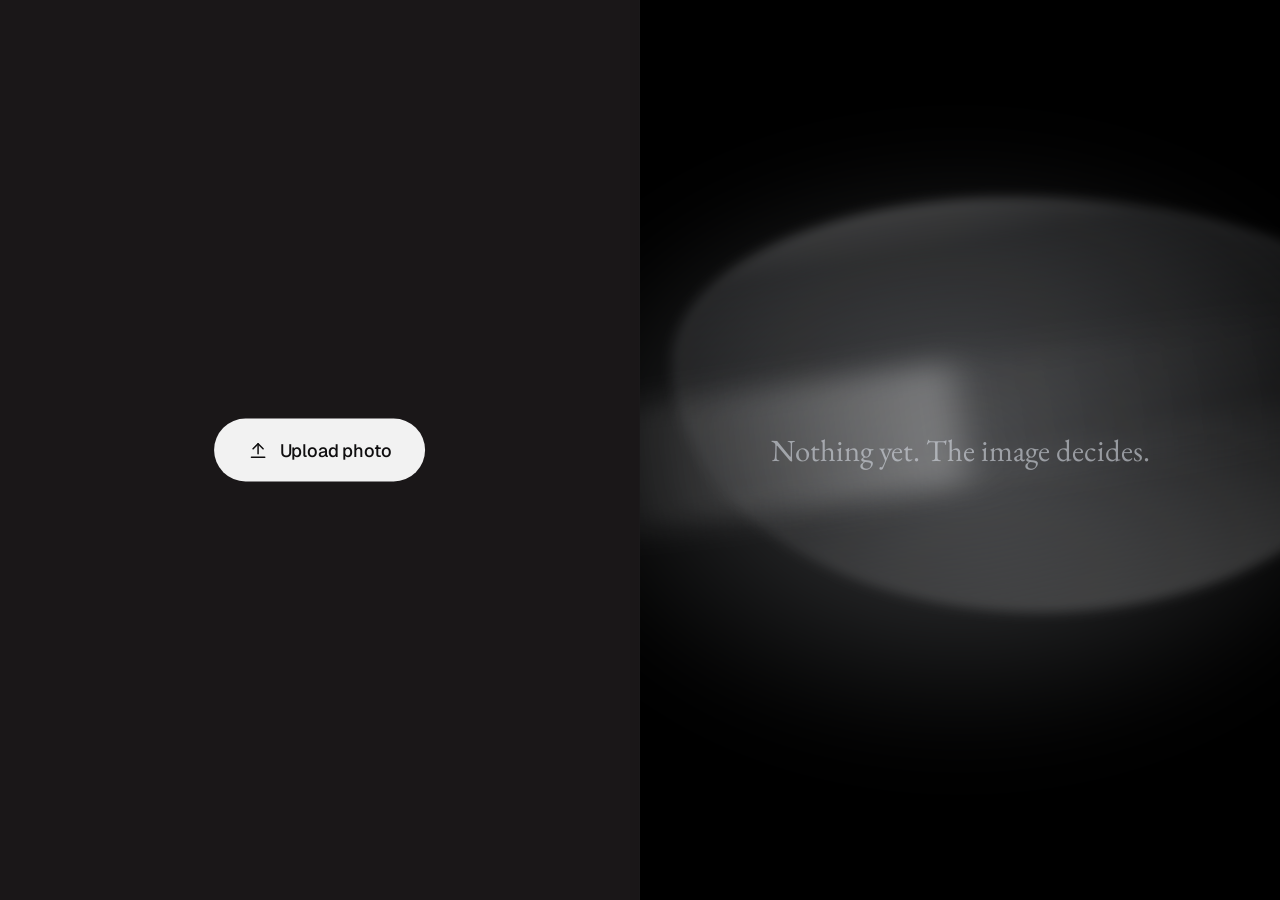
<file: index.html>
<!doctype html>
<html lang="en">
<head>
  <meta charset="utf-8">
  <meta name="viewport" content="width=device-width, initial-scale=1, viewport-fit=cover">
  <title>Color Shift</title>
  <meta name="description" content="Upload a photo, get a pushed design direction for a music app.">
  <meta name="theme-color" content="#0f0e0f">
  <link rel="preconnect" href="https://fonts.googleapis.com">
  <link rel="preconnect" href="https://fonts.gstatic.com" crossorigin>
  <!-- Tool fonts -->
  <link href="https://fonts.googleapis.com/css2?family=Geist:wght@400;500&family=Geist+Mono:wght@400&family=EB+Garamond:wght@400&display=swap" rel="stylesheet">
  <!-- Style fonts (one pair per recipe) -->
  <link href="https://fonts.googleapis.com/css2?family=Cormorant+Garamond:ital,wght@1,300&family=DM+Mono:wght@300&family=IM+Fell+English:ital@0;1&family=IBM+Plex+Mono:wght@300;400&family=Anton&family=Bricolage+Grotesque:wght@700;800&family=Big+Shoulders+Display:wght@900&family=JetBrains+Mono:wght@400&display=swap" rel="stylesheet">
  <link rel="stylesheet" href="app.css">
  <link rel="stylesheet" href="designs.css">
</head>
<body>
  <main class="app">

    <!-- LEFT HALF: the "uploaded" inspiration photo -->
    <section class="source" id="source" aria-label="Inspiration photo">
      <img class="source__photo" id="photo" alt="">

      <a class="source__credit" id="credit" target="_blank" rel="noopener"></a>

      <button class="refresh" id="refresh" type="button" aria-label="Upload again" title="Upload again">
        <svg viewBox="0 0 24 24" width="20" height="20" fill="none" stroke="currentColor"
             stroke-width="1.8" stroke-linecap="round" stroke-linejoin="round" aria-hidden="true">
          <path d="M20 12a8 8 0 1 1-2.34-5.66"/>
          <path d="M20 4v5h-5"/>
        </svg>
      </button>

      <button class="upload" id="upload" type="button">
        <svg viewBox="0 0 24 24" width="20" height="20" fill="none" stroke="currentColor"
             stroke-width="1.8" stroke-linecap="round" stroke-linejoin="round" aria-hidden="true">
          <path d="M12 16V4"/><path d="M6 10l6-6 6 6"/><path d="M4 20h16"/>
        </svg>
        Upload photo
      </button>
    </section>

    <!-- RIGHT HALF: waiting veil → fake reading → the design -->
    <section class="design" id="design" aria-label="Design direction">
      <div class="veil" aria-hidden="true">
        <div class="veil__layer veil__layer--a"></div>
        <div class="veil__layer veil__layer--b"></div>
      </div>

      <p class="waiting" id="waiting">Nothing yet. The image decides.</p>

      <ol class="reading" id="reading" aria-live="polite"></ol>

      <div class="stage" id="stage">
        <div class="screen" id="screen">
          <!-- Filled in by designs.js, using the recipe in data/recipes.js -->
        </div>
      </div>

      <button class="refresh expand" id="expand" type="button" aria-label="Expand design" title="Expand">
        <svg viewBox="0 0 24 24" width="20" height="20" fill="none" stroke="currentColor"
             stroke-width="1.8" stroke-linecap="round" stroke-linejoin="round" aria-hidden="true">
          <path d="M14 4h6v6"/><path d="M20 4l-6 6"/><path d="M10 20H4v-6"/><path d="M4 20l6-6"/>
        </svg>
      </button>

      <!-- Close button for full-screen designs that don't have their own collapse button -->
      <button class="refresh expand-close" id="expandClose" type="button" aria-label="Close full screen" title="Close">
        <svg viewBox="0 0 24 24" width="20" height="20" fill="none" stroke="currentColor"
             stroke-width="1.8" stroke-linecap="round" stroke-linejoin="round" aria-hidden="true">
          <path d="M20 4l-6 6"/><path d="M14 5v5h5"/><path d="M4 20l6-6"/><path d="M5 14h5v5"/>
        </svg>
      </button>

      <footer class="design__bar" id="designBar">
        <span class="design__name" id="styleName"></span>
        <span class="design__words" id="styleWords"></span>
        <span class="design__score" id="score" title="Contrast of text on background (WCAG)"></span>
        <button class="chip" id="copyGuide" type="button">Copy style guide</button>
        <button class="chip" id="copyScreen" type="button">Copy screen</button>
      </footer>
    </section>

    <!-- END STATE: after the 4th photo -->
    <section class="end" id="end" aria-label="End" hidden>
      <div class="veil" aria-hidden="true">
        <div class="veil__layer veil__layer--a"></div>
        <div class="veil__layer veil__layer--b"></div>
      </div>
      <h1 class="end__title">That's the whole playlist.</h1>
      <p class="end__sub">Four photos, four moods. Hit replay?</p>
      <button class="upload end__button" id="restart" type="button">
        <svg viewBox="0 0 24 24" width="20" height="20" fill="none" stroke="currentColor"
             stroke-width="1.8" stroke-linecap="round" stroke-linejoin="round" aria-hidden="true">
          <path d="M4 12a8 8 0 1 0 2.34-5.66"/><path d="M4 4v5h5"/>
        </svg>
        Hit replay
      </button>
    </section>

  </main>

  <script src="data/recipes.js"></script>
  <script src="designs.js"></script>
  <script src="figma.js"></script>
  <script src="app.js"></script>
</body>
</html>
</file>
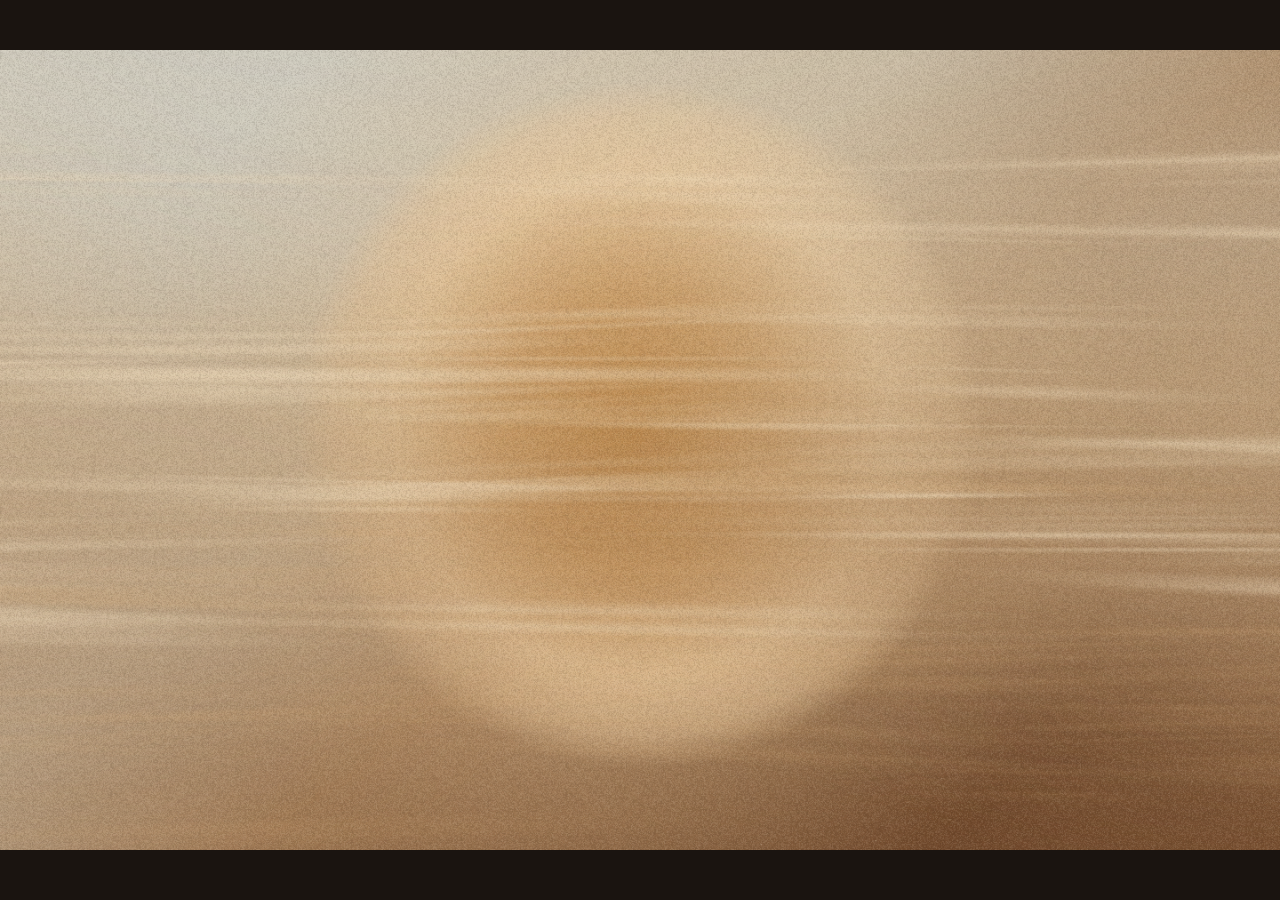
<file: bg-warm-calm-v1.html>
<!doctype html>
<html lang="en">
<head>
<meta charset="utf-8">
<meta name="viewport" content="width=device-width, initial-scale=1">
<title>Warm and Calm · background v1</title>
<style>
  html, body { margin: 0; height: 100%; background: #1a1410; }
  body { display: grid; place-items: center; overflow: hidden; }
  /* The scene is always drawn at 1440×900 and scaled to fit the window */
  canvas { width: min(100vw, 160vh); aspect-ratio: 1440 / 900; display: block; }
</style>
</head>
<body>
<canvas id="scene" width="1440" height="900"></canvas>
<script>
/* Warm and Calm background: a soft sun seen through slowly drifting desert dust.
   Layers, back to front: base gradient → sun → 3 dust layers → 2 sand-streak layers → flying specks → film grain. */

const W = 1440, H = 900;
const canvas = document.getElementById('scene');
const ctx = canvas.getContext('2d');

// Same random numbers every time you load the page, so the look is repeatable
let seed = 7;
const rand = () => (seed = (seed * 16807) % 2147483647) / 2147483647;

function makeCanvas(w, h) {
  const c = document.createElement('canvas');
  c.width = w; c.height = h;
  return c;
}

/* 1. Base gradient: pale sage-grey sky at the top left, warm toffee/rust at the bottom right */
const base = makeCanvas(W, H);
{
  const b = base.getContext('2d');
  const g = b.createLinearGradient(380, 0, 1060, 900);
  g.addColorStop(0.00, '#cfcdc2');
  g.addColorStop(0.35, '#c6bba6');
  g.addColorStop(0.58, '#a4805c');
  g.addColorStop(0.80, '#86603f');
  g.addColorStop(1.00, '#6c4529');
  b.fillStyle = g;
  b.fillRect(0, 0, W, H);
}

/* 2. The sun: same place and size as the "Sun" ellipse in Figma (760px, centered at 721, 422) */
const SUN = { x: 721, y: 422, r: 380 };
function drawSun(t) {
  const breathe = 1 + 0.018 * Math.sin(t / 9000 * Math.PI * 2);    // grows/shrinks ~2% over 9s
  const glow = 0.88 + 0.12 * Math.sin(t / 26000 * Math.PI * 2 + 1); // brightness drifts over 26s
  const r = SUN.r * breathe;

  // soft outer halo (pale sand)
  let g = ctx.createRadialGradient(SUN.x, SUN.y, r * 0.6, SUN.x, SUN.y, r * 1.45);
  g.addColorStop(0, `rgba(232, 199, 155, ${0.40 * glow})`);
  g.addColorStop(1, 'rgba(232, 199, 155, 0)');
  ctx.fillStyle = g;
  ctx.fillRect(SUN.x - r * 1.5, SUN.y - r * 1.5, r * 3, r * 3);

  // the disc: deep ochre center (#B87427) → pale sand edge (#E8C79B), feathered
  g = ctx.createRadialGradient(SUN.x, SUN.y, 0, SUN.x, SUN.y, r);
  g.addColorStop(0.00, `rgba(184, 116, 39, ${glow})`);
  g.addColorStop(0.40, `rgba(205, 152, 90, ${glow})`);
  g.addColorStop(0.72, `rgba(232, 199, 155, ${0.95 * glow})`);
  g.addColorStop(0.90, `rgba(232, 199, 155, ${0.55 * glow})`);
  g.addColorStop(1.00, 'rgba(232, 199, 155, 0)');
  ctx.fillStyle = g;
  ctx.beginPath();
  ctx.arc(SUN.x, SUN.y, r, 0, Math.PI * 2);
  ctx.fill();
}

/* 3. Dust layers: wide, soft, stretched clouds that loop seamlessly sideways.
   Each layer is painted once into its own picture, then slid across the screen. */
const TILE = 2160; // 1.5× screen width, so the pattern repeats rarely
function makeDust({ count, rMin, rMax, stretch, yMin, yMax, color, alpha }) {
  const c = makeCanvas(TILE, H);
  const d = c.getContext('2d');
  for (let i = 0; i < count; i++) {
    const x = rand() * TILE;
    const y = yMin + rand() * (yMax - yMin);
    const r = rMin + rand() * (rMax - rMin);
    const a = alpha * (0.5 + rand() * 0.5);
    // draw the cloud at x and wrapped copies, so the left and right edges meet without a seam
    for (const ox of [-TILE, 0, TILE]) {
      d.setTransform(stretch, 0, 0, 1, x + ox, y);
      const g = d.createRadialGradient(0, 0, 0, 0, 0, r);
      g.addColorStop(0, `rgba(${color}, ${a})`);
      g.addColorStop(0.5, `rgba(${color}, ${a * 0.55})`);
      g.addColorStop(1, `rgba(${color}, 0)`);
      d.fillStyle = g;
      d.beginPath();
      d.arc(0, 0, r, 0, Math.PI * 2);
      d.fill();
    }
  }
  d.setTransform(1, 0, 0, 1, 0, 0);
  return c;
}

const dustLayers = [
  // far: big pale haze high in the sky, moves slowest
  { img: makeDust({ count: 14, rMin: 220, rMax: 420, stretch: 2.6, yMin: 80,  yMax: 620, color: '214, 196, 168', alpha: 0.30 }),
    secondsPerLoop: 140, pulse: 31000, phase: 0.0, strength: 1.0 },
  // middle: ochre dust passing over the sun
  { img: makeDust({ count: 12, rMin: 160, rMax: 340, stretch: 3.0, yMin: 220, yMax: 760, color: '190, 152, 108', alpha: 0.34 }),
    secondsPerLoop: 85,  pulse: 23000, phase: 2.1, strength: 1.0 },
  // near: darker sand low to the ground, moves fastest
  { img: makeDust({ count: 10, rMin: 140, rMax: 300, stretch: 3.4, yMin: 520, yMax: 960, color: '150, 104, 66',  alpha: 0.36 }),
    secondsPerLoop: 55,  pulse: 17000, phase: 4.0, strength: 1.0 },
];

function drawDust(t) {
  for (const L of dustLayers) {
    const x = -((t / 1000 / L.secondsPerLoop) * TILE % TILE); // the wind blows right to left
    // thickness swells and thins slowly, so the sun gets veiled and revealed
    ctx.globalAlpha = 0.55 + 0.45 * (0.5 + 0.5 * Math.sin(t / L.pulse * Math.PI * 2 + L.phase));
    ctx.drawImage(L.img, x, 0);
    ctx.drawImage(L.img, x + TILE, 0);
  }
  ctx.globalAlpha = 1;
}

/* 3b. Blowing sand streaks: long, thin, wispy strands sweeping sideways,
   like sand blown off a dune crest. Each streak is a bundle of a few thin strands. */
function makeStreaks({ count, yMin, yMax, color, alpha }) {
  const c = makeCanvas(TILE, H);
  const d = c.getContext('2d');
  for (let i = 0; i < count; i++) {
    const x = rand() * TILE;
    const y = yMin + rand() * (yMax - yMin);
    const length = 260 + rand() * 520;           // how long the streak is
    const tilt = (rand() - 0.5) * 0.09;          // a slight slope, a few degrees
    const strands = 3 + Math.floor(rand() * 4);
    for (let s = 0; s < strands; s++) {
      const sy = y + (rand() - 0.5) * 34;        // strands spread a little up and down
      const sx = x + (rand() - 0.5) * length * 0.5;
      const thick = 3 + rand() * 9;
      const a = alpha * (0.4 + rand() * 0.6);
      const len = length * (0.5 + rand() * 0.5);
      const stretch = len / thick;
      for (const ox of [-TILE, 0, TILE]) {
        d.setTransform(stretch * Math.cos(tilt), stretch * Math.sin(tilt), -Math.sin(tilt), Math.cos(tilt), sx + ox, sy);
        const g = d.createRadialGradient(0, 0, 0, 0, 0, thick);
        g.addColorStop(0, `rgba(${color}, ${a})`);
        g.addColorStop(0.6, `rgba(${color}, ${a * 0.35})`);
        g.addColorStop(1, `rgba(${color}, 0)`);
        d.fillStyle = g;
        d.beginPath();
        d.arc(0, 0, thick, 0, Math.PI * 2);
        d.fill();
      }
    }
  }
  d.setTransform(1, 0, 0, 1, 0, 0);
  return c;
}

const streakLayers = [
  // pale streaks drifting across the middle, over the sun
  { img: makeStreaks({ count: 34, yMin: 120, yMax: 700, color: '238, 218, 186', alpha: 0.32 }),
    secondsPerLoop: 32, pulse: 13000, phase: 0.6 },
  // warmer, faster streaks lower down, closer to the ground
  { img: makeStreaks({ count: 30, yMin: 480, yMax: 880, color: '214, 170, 116', alpha: 0.30 }),
    secondsPerLoop: 21, pulse: 9500, phase: 2.4 },
];

function drawStreaks(t) {
  for (const L of streakLayers) {
    const x = -((t / 1000 / L.secondsPerLoop) * TILE % TILE);
    // gusts: the streaks fade in and out slowly
    ctx.globalAlpha = 0.35 + 0.65 * (0.5 + 0.5 * Math.sin(t / L.pulse * Math.PI * 2 + L.phase));
    ctx.drawImage(L.img, x, 0);
    ctx.drawImage(L.img, x + TILE, 0);
  }
  ctx.globalAlpha = 1;
}

/* 4. Flying specks: a sparse layer of tiny light sand particles drifting with the wind */
const specks = makeCanvas(TILE, H);
{
  const s = specks.getContext('2d');
  for (let i = 0; i < 900; i++) {
    const v = 200 + rand() * 55;
    s.fillStyle = `rgba(${v}, ${v - 18}, ${v - 45}, ${0.10 + rand() * 0.25})`;
    s.fillRect(rand() * TILE, rand() * H, 1 + rand() * 1.5, 1);
  }
}
function drawSpecks(t) {
  const x = -((t / 1000 / 40) * TILE % TILE);
  ctx.drawImage(specks, x, 0);
  ctx.drawImage(specks, x + TILE, 0);
}

/* 5. Film grain: one random-noise picture that slides slowly sideways with the wind (no flicker) */
const GRAIN = 512;
const grain = makeCanvas(GRAIN, GRAIN);
{
  const g = grain.getContext('2d');
  const img = g.createImageData(GRAIN, GRAIN);
  // each pixel is either a light or a dark speck, mostly see-through (no blend mode needed)
  for (let i = 0; i < img.data.length; i += 4) {
    const light = Math.random() < 0.5;
    img.data[i] = light ? 255 : 40;
    img.data[i + 1] = light ? 246 : 28;
    img.data[i + 2] = light ? 228 : 18;
    img.data[i + 3] = Math.random() * 34;
  }
  g.putImageData(img, 0, 0);
}
const grainPattern = ctx.createPattern(grain, 'repeat');
function drawGrain(t) {
  // 24px per second to the left, with a tiny slow up-and-down sway; whole pixels keep it crisp
  const gx = Math.floor((t / 1000) * 24) % GRAIN;
  const gy = Math.floor(6 * Math.sin(t / 7000));
  ctx.save();
  ctx.translate(-gx, gy);
  ctx.fillStyle = grainPattern;
  ctx.fillRect(gx, -gy, W, H);
  ctx.restore();
}

function frame(t) {
  ctx.drawImage(base, 0, 0);
  drawSun(t);
  drawDust(t);
  drawStreaks(t);
  drawSpecks(t);
  drawGrain(t);
}

// Respect "reduce motion" settings: show one still frame instead of animating
const still = matchMedia('(prefers-reduced-motion: reduce)').matches;
if (still) {
  frame(12000);
} else {
  const loop = (t) => { frame(t); requestAnimationFrame(loop); };
  requestAnimationFrame(loop);
}
</script>
</body>
</html>
</file>
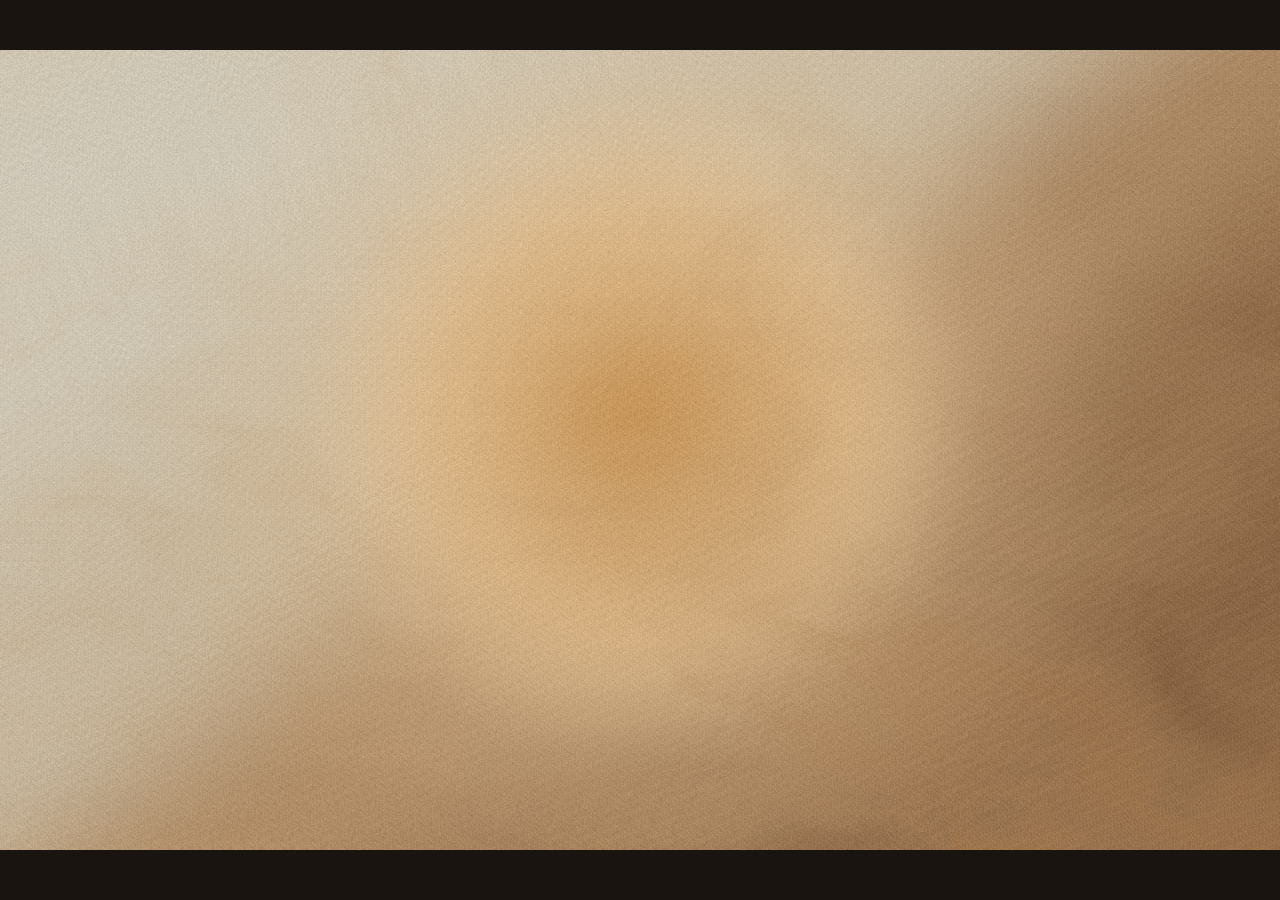
<file: bg-warm-calm-v2.html>
<!doctype html>
<html lang="en">
<head>
<meta charset="utf-8">
<meta name="viewport" content="width=device-width, initial-scale=1">
<title>Warm and Calm · background v2</title>
<style>
  html, body { margin: 0; height: 100%; background: #1a1410; }
  body { display: grid; place-items: center; overflow: hidden; }
  /* The scene is always drawn at 1440×900 and scaled to fit the window */
  canvas { width: min(100vw, 160vh); aspect-ratio: 1440 / 900; display: block; }
</style>
</head>
<body>
<canvas id="scene" width="1440" height="900"></canvas>
<script>
/* ─────────────────────────────────────────────────────────────
   KNOBS: change these numbers to tune the look, then reload.
   ───────────────────────────────────────────────────────────── */
const SAND_DENSITY = 0.55; // 0 = clear air · 0.55 = in between · 0.85 = sun almost disappears
const WIND_SPEED   = 1.95; // 0.5 = half as fast · 2 = twice as fast (started at 1.0)
const GRAIN_AMOUNT = 0.05; // film grain strength (0 = none)

/* Warm and Calm background v2: an ochre sun inside a slow, billowing sandstorm.
   Everything is painted by a small program on the graphics card (a "shader"),
   once per pixel, every frame:
   base gradient → sun → two layers of swirling sand (far haze + nearer clouds) → grain. */

const canvas = document.getElementById('scene');
const gl = canvas.getContext('webgl', { preserveDrawingBuffer: true });

const vertexSrc = `
attribute vec2 pos;
void main() { gl_Position = vec4(pos, 0.0, 1.0); }`;

const fragmentSrc = `
precision highp float;
uniform float uTime;
uniform float uDensity;
uniform float uWind;
uniform float uGrain;
const vec2 RES = vec2(1440.0, 900.0);

/* ── cloudy noise: the building block for the sand ── */
float hash(vec2 p) { return fract(sin(dot(p, vec2(127.1, 311.7))) * 43758.5453); }
float noise(vec2 p) {
  vec2 i = floor(p), f = fract(p);
  vec2 u = f * f * (3.0 - 2.0 * f);
  return mix(mix(hash(i), hash(i + vec2(1, 0)), u.x),
             mix(hash(i + vec2(0, 1)), hash(i + vec2(1, 1)), u.x), u.y);
}
// "fbm": several layers of noise, each finer and fainter, giving a cloud-like texture
float fbm(vec2 p) {
  float v = 0.0, a = 0.5;
  mat2 rot = mat2(0.8, 0.6, -0.6, 0.8);
  for (int i = 0; i < 5; i++) { v += a * noise(p); p = rot * p * 2.03; a *= 0.5; }
  return v;
}
// Swirling sand: the noise is pushed around by more noise ("domain warping").
// Most of the motion is the shapes churning IN PLACE (evolve); only a slow drift moves them left.
float sand(vec2 uv, float t, float drift, float evolve, float swirl) {
  vec2 wind = vec2(t * drift, 0.0);               // slow drift right → left
  float e = t * evolve;                            // churning in place
  vec2 q = vec2(fbm(uv + wind + vec2(0.0, e)),
                fbm(uv + wind + vec2(5.2, 1.3) - vec2(e * 0.8, e)));
  vec2 r = vec2(fbm(uv + swirl * q + vec2(1.7, 9.2) + vec2(e * 1.2, -e * 0.6)),
                fbm(uv + swirl * q + vec2(8.3, 2.8) + vec2(-e, e * 1.1)));
  return fbm(uv + swirl * r + wind);
}

void main() {
  vec2 p = vec2(gl_FragCoord.x, RES.y - gl_FragCoord.y); // pixel position, top-left = 0,0
  float t = uTime * uWind;

  /* 1. Base gradient: sage-grey sky top left → toffee/rust bottom right */
  vec2 a = vec2(380.0, 0.0), b = vec2(1060.0, 900.0);
  float g = clamp(dot(p - a, b - a) / dot(b - a, b - a), 0.0, 1.0);
  vec3 c0 = vec3(207., 205., 194.) / 255.;
  vec3 c1 = vec3(198., 187., 166.) / 255.;
  vec3 c2 = vec3(164., 128.,  92.) / 255.;
  vec3 c3 = vec3(134.,  96.,  63.) / 255.;
  vec3 c4 = vec3(108.,  69.,  41.) / 255.;
  vec3 col = mix(c0, c1, smoothstep(0.00, 0.35, g));
  col = mix(col, c2, smoothstep(0.35, 0.58, g));
  col = mix(col, c3, smoothstep(0.58, 0.80, g));
  col = mix(col, c4, smoothstep(0.80, 1.00, g));

  /* 2. The sun: centered at 721,422, 760px wide. One long, gentle fade from
        deep ochre (#B87427) in the middle to pale sand (#E8C79B) at the rim. */
  float breathe = 1.0 + 0.018 * sin(uTime / 9.0 * 6.2832);
  float glow = 0.9 + 0.1 * sin(uTime / 26.0 * 6.2832 + 1.0);
  float d = length(p - vec2(721.0, 422.0)) / (380.0 * breathe);
  vec3 sunCore = vec3(184., 116., 39.) / 255.;
  vec3 sunRim  = vec3(232., 199., 155.) / 255.;
  vec3 sunCol = mix(sunCore, sunRim, smoothstep(0.0, 1.0, pow(d, 0.85)));
  float sunA = (1.0 - smoothstep(0.55, 1.1, d)) * glow;     // soft, wide edge
  col = mix(col, sunCol, sunA);
  float halo = (1.0 - smoothstep(0.8, 1.6, d)) * 0.25 * glow; // faint light around it
  col = mix(col, sunRim, halo);

  /* 3. Sand. Coordinates are stretched sideways a little: wind pulls clouds into long shapes */
  vec2 uv = p / RES.y * vec2(0.55, 1.0);
  // Both layers drift at about the same on-screen speed (~8px/s), so there's no "car window" depth effect
  float haze   = sand(uv * 1.3,                     t, 0.006, 0.030, 1.6); // far: big, soft
  float clouds = sand(uv * 2.4 + vec2(3.1, 7.7),   t, 0.012, 0.050, 2.4); // near: smaller, curlier

  float low = smoothstep(0.1, 1.0, p.y / RES.y);   // sand is thicker near the ground
  // the pale top-left sky gets a bit more sand, otherwise it looks empty there
  float topLeft = 1.0 - smoothstep(0.0, 0.75, length(p / RES - vec2(0.0, 0.0)));
  float dens = uDensity * (0.45 + 0.55 * low + 0.35 * topLeft) * (0.55 * smoothstep(0.25, 0.8, haze) + 0.75 * smoothstep(0.35, 0.85, clouds));
  // a thin constant veil keeps the sun covered as much as before; away from the sun it's thinner,
  // so some patches of sky stay clear and still
  float nearSun = 1.0 - smoothstep(0.9, 1.5, d);
  dens = clamp(dens + uDensity * mix(0.06, 0.18, nearSun), 0.0, 0.92);

  // sand color: pale and sunlit in thin parts, deeper ochre where it's thick and low
  vec3 sandLight = vec3(222., 199., 160.) / 255.;
  vec3 sandDeep  = vec3(170., 124.,  78.) / 255.;
  vec3 sandCol = mix(sandLight, sandDeep, clamp(0.35 * low + 0.6 * smoothstep(0.4, 0.9, clouds), 0.0, 1.0));
  // where the background is pale, pale sand disappears into it, so tint the sand
  // a little warmer/darker there. The background itself stays exactly the same.
  float bgLight = dot(col, vec3(0.299, 0.587, 0.114));
  sandCol = mix(sandCol, vec3(196., 162., 118.) / 255., smoothstep(0.66, 0.80, bgLight) * 0.6);
  col = mix(col, sandCol, dens);

  /* 4. Flying grains: a few sparse flecks drifting slowly, only where there's sand */
  vec2 fp = floor(vec2(p.x + uTime * uWind * 30.0, p.y + 6.0 * sin(p.x * 0.004 + uTime * 0.3)) / 2.0);
  float fleck = step(0.9992, hash(fp));
  col = mix(col, vec3(240., 225., 195.) / 255., fleck * 0.3 * clamp(dens * 2.0, 0.0, 1.0));

  /* 5. Film grain: completely still, fixed to the screen like paper texture.
        It's the steady anchor for the eye, so the frame never feels like it's moving. */
  col += (hash(floor(p)) - 0.5) * uGrain * 2.0;

  gl_FragColor = vec4(col, 1.0);
}`;

function compile(type, src) {
  const s = gl.createShader(type);
  gl.shaderSource(s, src);
  gl.compileShader(s);
  if (!gl.getShaderParameter(s, gl.COMPILE_STATUS)) console.error(gl.getShaderInfoLog(s));
  return s;
}
const prog = gl.createProgram();
gl.attachShader(prog, compile(gl.VERTEX_SHADER, vertexSrc));
gl.attachShader(prog, compile(gl.FRAGMENT_SHADER, fragmentSrc));
gl.linkProgram(prog);
gl.useProgram(prog);

// one rectangle covering the whole canvas
gl.bindBuffer(gl.ARRAY_BUFFER, gl.createBuffer());
gl.bufferData(gl.ARRAY_BUFFER, new Float32Array([-1, -1, 1, -1, -1, 1, 1, 1]), gl.STATIC_DRAW);
const posLoc = gl.getAttribLocation(prog, 'pos');
gl.enableVertexAttribArray(posLoc);
gl.vertexAttribPointer(posLoc, 2, gl.FLOAT, false, 0, 0);

const uTime = gl.getUniformLocation(prog, 'uTime');
gl.uniform1f(gl.getUniformLocation(prog, 'uDensity'), SAND_DENSITY);
gl.uniform1f(gl.getUniformLocation(prog, 'uWind'), WIND_SPEED);
gl.uniform1f(gl.getUniformLocation(prog, 'uGrain'), GRAIN_AMOUNT);

// start a little way into the animation so the first frame already looks "settled"
const START = 40;
function frame(ms) {
  gl.uniform1f(uTime, START + ms / 1000);
  gl.drawArrays(gl.TRIANGLE_STRIP, 0, 4);
}

// Respect "reduce motion" settings: show one still frame instead of animating
if (matchMedia('(prefers-reduced-motion: reduce)').matches) {
  frame(0);
} else {
  const loop = (ms) => { frame(ms); requestAnimationFrame(loop); };
  requestAnimationFrame(loop);
}
</script>
</body>
</html>
</file>
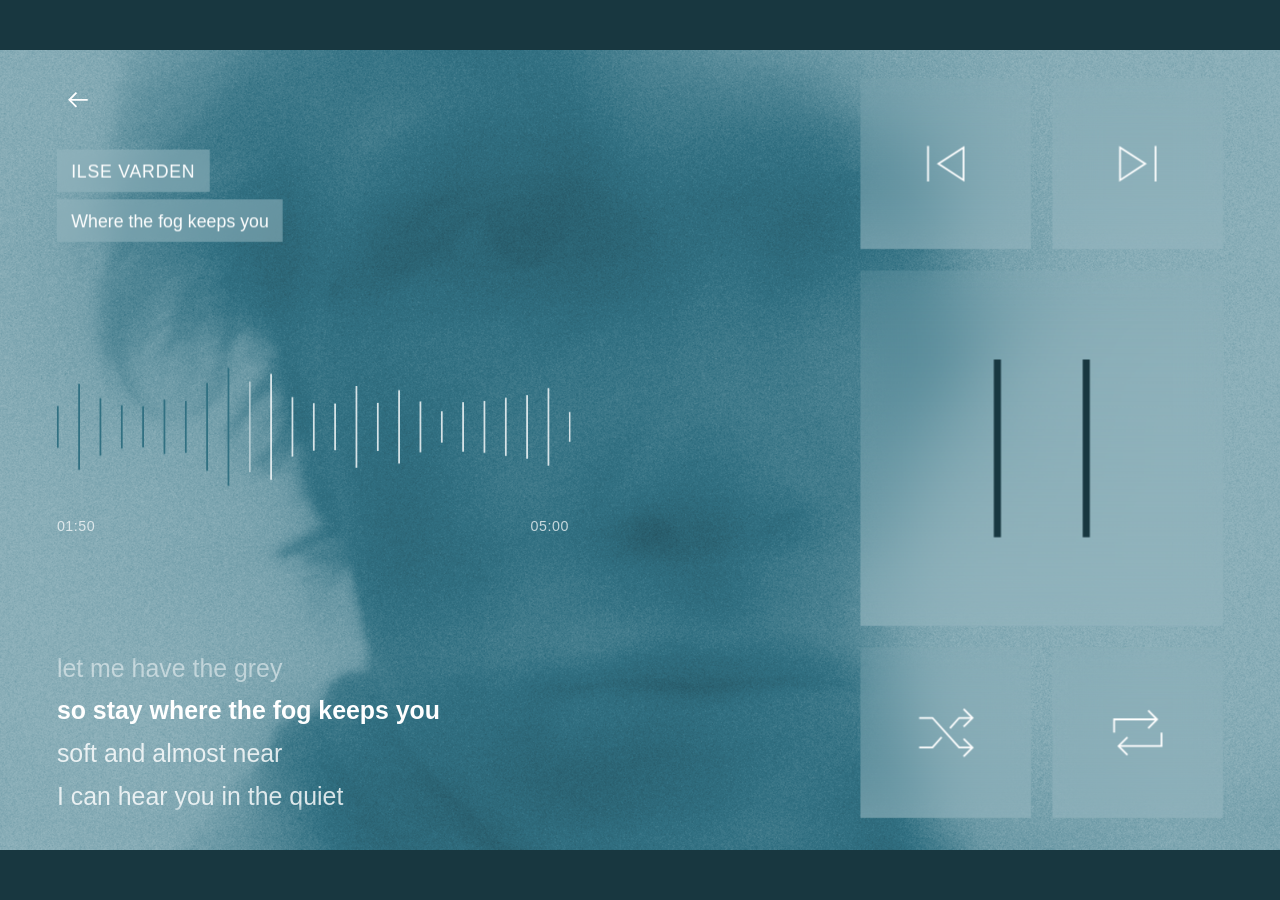
<file: cool-calm-prototype.html>
<!doctype html>
<html lang="en">
<head>
<meta charset="utf-8">
<meta name="viewport" content="width=device-width, initial-scale=1">
<title>Cool and Calm · prototype</title>
<style>
  /* ── Tokens ───────────────────────────────────────────────
     8px grid: every margin, padding and gap is a multiple of 8. */
  :root {
    --space-1: 8px;
    --space-2: 16px;
    --space-3: 24px;
    --space-4: 32px;
    --space-6: 48px;
    --space-8: 64px;

    /* The three colors (Figma: Color 1, 2, 3) */
    --c1: #95b6bf;   /* mist: light */
    --c2: #317082;   /* deep blue-teal: middle */
    --c3: #183740;   /* night: dark */
    --white: #ffffff;
    --white-soft: rgba(255, 255, 255, 0.72);
    --tile: rgba(149, 182, 191, 0.86);   /* Color 1, slightly see-through */
    --tag:  rgba(149, 182, 191, 0.55);

    --sans: 'Helvetica Neue', Helvetica, Arial, sans-serif;
    --stroke: 2px;   /* sharp thin lines for the small icons */
  }

  html, body { margin: 0; height: 100%; background: var(--c3); overflow: hidden; }

  /* The screen is always 1440×900, scaled to fit the window */
  .stage {
    position: absolute; left: 50%; top: 50%;
    width: 1440px; height: 900px;
    transform-origin: 0 0;
    overflow: hidden;
    color: var(--white);
    font-family: var(--sans);
    background: var(--c2);
  }

  /* ── Background: the artist portrait, tinted live with the three colors (tritone) ── */
  .portrait {
    position: absolute; width: 1800px; height: 1800px;   /* zoomed in so the face fills the screen */
    left: -196px; top: -522px;
    filter: url(#tritone);
    user-select: none; pointer-events: none;
  }

  /* ── Icons: thin, sharp lines ── */
  .icon { fill: none; stroke: currentColor; stroke-linecap: butt; stroke-linejoin: miter; }
  .icon path { stroke-width: var(--stroke); vector-effect: non-scaling-stroke; }

  button { all: unset; cursor: pointer; box-sizing: border-box; }
  button:focus-visible { outline: 2px solid var(--white); outline-offset: 4px; }   /* 4px: deliberate half step */

  /* ── Left column: back/collapse, tags, sound line, lyrics ── */
  .left {
    position: absolute; left: var(--space-8); top: var(--space-4);
    width: 840px; height: 832px;    /* 840 = up to 64px before the tiles; 832 = same height as the tiles */
  }

  .top { display: flex; height: 48px; }
  .top button { width: 48px; height: 48px; display: grid; place-items: center; color: var(--white); }
  .top .icon { width: 32px; height: 32px; transition: transform 0.25s cubic-bezier(.2, .8, .2, 1); }
  .top .back:hover .icon, .top .back:focus-visible .icon { transform: translateX(-4px); }

  .tags { margin-top: var(--space-4); display: flex; flex-direction: column; align-items: flex-start; gap: var(--space-1); }
  .tag {
    margin: 0; padding: var(--space-1) var(--space-2);
    font-size: 20px; line-height: 32px; font-weight: 400;
    background: var(--tag);
    -webkit-backdrop-filter: blur(8px); backdrop-filter: blur(8px);
  }
  .tag.artist { text-transform: uppercase; letter-spacing: 0.04em; font-weight: 500; }

  /* Sound line: thin bars that pulse with the music AND show progress.
     Bars already played fade into the fog; the bright line is "now". Click or drag to jump. */
  .sound { position: absolute; left: 0; top: 304px; width: 576px; }   /* roughly centered between tags and lyrics */
  .sound canvas { display: block; width: 576px; height: 176px; cursor: pointer; touch-action: none; }
  .times {
    margin-top: var(--space-2); display: flex; justify-content: space-between;
    font-size: 16px; line-height: 16px; letter-spacing: 0.04em;
    font-variant-numeric: tabular-nums; color: var(--white-soft);
  }

  /* Lyrics: 4 lines visible. The line being sung is always the 2nd one, in bold.
     Each new line moves the whole block up by one line. */
  .lyrics {
    position: absolute; left: 0; bottom: 0; width: 840px; height: 192px;   /* 4 lines × 48px */
    overflow: hidden;
    -webkit-mask-image: linear-gradient(to bottom, transparent 0, #000 16px, #000 176px, transparent 192px);
            mask-image: linear-gradient(to bottom, transparent 0, #000 16px, #000 176px, transparent 192px);
    transition: opacity 0.8s ease;
  }
  .lines { margin: 0; padding: 0; list-style: none; transition: transform 0.6s cubic-bezier(.4, 0, .2, 1); }
  .lines li {
    font-size: 28px; line-height: 48px; font-weight: 300; white-space: nowrap;
    opacity: 0.82; transition: opacity 0.6s ease;
  }
  .lines li.past { opacity: 0.5; }
  .lines li.now  { font-weight: 600; opacity: 1; }
  .paused .lyrics { opacity: 0.6; }

  /* ── Right column: the tile grid ── */
  .tiles {
    position: absolute; right: var(--space-8); top: var(--space-4);
    width: 408px; height: 832px;
    display: grid; gap: var(--space-3);
    grid-template-columns: 192px 192px;
    grid-template-rows: 192px 400px 192px;
    grid-template-areas: "prev next" "play play" "shuffle repeat";
  }
  /* v2: frosted glass with fog settling inside. The face shows softly through;
     the mist is thicker at the bottom of each tile and thins out toward the top. */
  .tile {
    display: grid; place-items: center; color: var(--white);
    background: linear-gradient(to top,
      rgba(149, 182, 191, var(--fog-bottom)) 0%,
      rgba(149, 182, 191, var(--fog-middle)) 55%,
      rgba(149, 182, 191, var(--fog-top)) 100%);
    -webkit-backdrop-filter: blur(var(--glass-blur)); backdrop-filter: blur(var(--glass-blur));
    --fog-bottom: 0.62; --fog-middle: 0.36; --fog-top: 0.18;
  }
  .stage { --glass-blur: 24px; }   /* how blurry the photo looks through the glass */
  .tile .icon { width: 80px; height: 80px; }
  /* Hover: the fog thickens and the icon goes dark. Instant, like Warm and Calm. */
  .tile:hover, .tile:focus-visible { --fog-bottom: 0.92; --fog-middle: 0.8; --fog-top: 0.66; color: var(--c3); }
  /* Shuffle / repeat: the icon always looks the same (it used to be faded when off,
     which made its lines look thinner). When on, a short line appears under it. */
  .tile.toggle { position: relative; }
  .tile.toggle::after {
    content: ''; position: absolute; left: 50%; bottom: var(--space-4);
    width: 24px; height: 2px; margin-left: -12px; background: currentColor;
  }
  .tile.toggle.off::after { display: none; }

  .prev { grid-area: prev; } .next { grid-area: next; }
  .shuffle { grid-area: shuffle; } .repeat { grid-area: repeat; }
  .play { grid-area: play; color: var(--c3); }
  .play .icon { width: 400px; height: 400px; }   /* v3: twice as big, fills more of the tile */
  .play .icon path { stroke-width: 8px; }
  .play:hover { color: var(--c2); }
</style>
</head>
<body>

<!-- Tritone: black → Color 3, mid grey → Color 2, white → Color 1 -->
<svg width="0" height="0" style="position:absolute" aria-hidden="true">
  <filter id="tritone" color-interpolation-filters="sRGB">
    <feColorMatrix type="saturate" values="0"/>
    <feComponentTransfer>
      <feFuncR type="table" tableValues="0.094 0.192 0.584"/>
      <feFuncG type="table" tableValues="0.216 0.439 0.714"/>
      <feFuncB type="table" tableValues="0.251 0.510 0.749"/>
    </feComponentTransfer>
  </filter>
</svg>

<div class="stage" id="stage">
  <!-- Photo: Mason C on Unsplash (unsplash.com/photos/_HAZod2kpcM) -->
  <img class="portrait" src="images/cool-calm-portrait.jpg" alt="">

  <div class="left" id="ui">
    <div class="top">
      <button class="back" aria-label="Back">
        <svg class="icon" viewBox="0 0 24 24"><path d="M20 12H4.5"/><path d="M10.5 6L4.5 12L10.5 18"/></svg>
      </button>
    </div>

    <div class="tags">
      <p class="tag artist">Ilse Varden</p>
      <p class="tag">Where the fog keeps you</p>
    </div>

    <div class="sound">
      <canvas id="wave" aria-label="Song progress, 01:49 of 05:00" role="slider" aria-valuemin="0" aria-valuemax="300" aria-valuenow="109"></canvas>
      <div class="times"><span id="now">01:49</span><span>05:00</span></div>
    </div>

    <div class="lyrics" aria-live="polite"><ul class="lines" id="lines"></ul></div>
  </div>

  <div class="tiles">
    <button class="tile prev" aria-label="Previous song">
      <svg class="icon" viewBox="0 0 24 24"><path d="M18 6.5L9.5 12L18 17.5Z"/><path d="M6 6V18"/></svg>
    </button>
    <button class="tile next" aria-label="Next song">
      <svg class="icon" viewBox="0 0 24 24"><path d="M6 6.5L14.5 12L6 17.5Z"/><path d="M18 6V18"/></svg>
    </button>
    <button class="tile play" id="play" aria-label="Pause">
      <svg class="icon" id="playIcon" viewBox="0 0 24 24"><path d="M9 6V18"/><path d="M15 6V18"/></svg>
    </button>
    <button class="tile toggle off shuffle" id="shuffle" aria-label="Shuffle" aria-pressed="false">
      <svg class="icon" viewBox="0 0 24 24"><path d="M3 7H7.5L16.5 17H21"/><path d="M3 17H7.5L10.6 13.5"/><path d="M13.4 10.5L16.5 7H21"/><path d="M18 4L21 7L18 10"/><path d="M18 14L21 17L18 20"/></svg>
    </button>
    <button class="tile toggle off repeat" id="repeat" aria-label="Repeat" aria-pressed="false">
      <svg class="icon" viewBox="0 0 24 24"><path d="M4 12V7.5H18.5"/><path d="M15.5 4.5L18.5 7.5L15.5 10.5"/><path d="M20 12V16.5H5.5"/><path d="M8.5 13.5L5.5 16.5L8.5 19.5"/></svg>
    </button>
  </div>
</div>

<script>
/* ── Tuning knobs for the sound line ── */
const BAR_GAP      = 24;    // px between bars (576 / 24 = 25 bars)
const BAR_WIDTH    = 2;     // px
const SWELL        = 64;    // how much the bars rise around "now" (px)
const SWELL_WIDTH  = 56;    // how far that rise spreads to each side (px)
const PULSE        = 0.35;  // how much the bars move with the music (0 = still, 1 = wild)
const AHEAD  = [255, 255, 255, 0.8];   // bars still to come: soft white
const PLAYED = [49, 112, 130, 1];      // played bars: Color 2
// Progress is shown by color only: each bar slowly turns from white to Color 2
// while the song passes it (25 bars over 5:00 = about 12 seconds per bar).

/* ── Fit the 1440×900 screen into the window ── */
const stage = document.getElementById('stage');
function fit() {
  const s = Math.min(innerWidth / 1440, innerHeight / 900);
  stage.style.transform = `scale(${s}) translate(-50%, -50%)`;
}
addEventListener('resize', fit); fit();

/* ── The song: plays in real time from 1:49, stops at 5:00 ── */
const SONG_LENGTH = 300;
const START_AT = 109;
const LINE_SECONDS = 3;   // a new lyric line every 3 seconds

/* LYRICS of "Where the Fog Keeps You" by Ilse Varden (made up). */
const CHORUS = [
  'so stay where the fog keeps you',
  'soft and almost near',
  'I can hear you in the quiet',
  "I just can't see you here",
  'stay where the fog keeps you',
  'half a face, half a glow',
  'if the morning never clears',
  'I will never have to know',
];
const LYRICS = [
  'I walked out past the birches',
  'where the morning loses shape',
  'your name was in the white air',
  "like a door I couldn't take",
  'the lake forgot its edges',
  'the road forgot its end',
  "I said I'd wait until it lifted",
  'I am saying it again',
  ...CHORUS,
  'the window holds your outline',
  'the kettle holds the heat',
  'there are footsteps in the frost',
  "that don't belong to my feet",
  'I keep the porch light burning',
  'though it barely finds the ground',
  'everything is listening',
  'nothing makes a sound',
  ...CHORUS,
  'and if it lifts tomorrow',
  'let it lift slow',
  'let me have the grey a little longer',
  'let me have the grey',
  ...CHORUS,                      // at 1:49 the bold line is the chorus opening
  'where the fog keeps you',
  'where the fog keeps you',
  'soft and almost near',
];

/* One list item per 3-second slot of the whole song (the lyrics loop if they run out). */
const linesEl = document.getElementById('lines');
const SLOTS = Math.ceil(SONG_LENGTH / LINE_SECONDS);
const items = [];
for (let k = 0; k < SLOTS; k++) {
  const li = document.createElement('li');
  li.textContent = LYRICS[k % LYRICS.length];
  linesEl.appendChild(li);
  items.push(li);
}
let lineIndex = -1;
function showLine(k, jump) {
  if (k === lineIndex) return;
  const far = Math.abs(k - lineIndex) > 2;
  if (lineIndex >= 0) items[lineIndex].classList.remove('now');
  items.forEach((li, i) => li.classList.toggle('past', i < k));
  items[k].classList.add('now');
  // the current line sits in the 2nd row: shift the list so line k-1 is at the top
  if (far || jump) linesEl.style.transition = 'none';
  linesEl.style.transform = `translateY(${-(k - 1) * 48}px)`;
  if (far || jump) { linesEl.getBoundingClientRect(); linesEl.style.transition = ''; }
  lineIndex = k;
}

let position = START_AT;
const fmt = (s) => `${String(Math.floor(s / 60)).padStart(2, '0')}:${String(Math.floor(s % 60)).padStart(2, '0')}`;
const nowEl = document.getElementById('now');

/* ── Sound line ── */
const wave = document.getElementById('wave');
const W = 576, H = 176;
const dpr = window.devicePixelRatio || 1;
wave.width = (W + BAR_WIDTH) * dpr; wave.height = H * dpr;
wave.style.width = (W + BAR_WIDTH) + 'px';
const ctx = wave.getContext('2d');
ctx.scale(dpr, dpr);
const BARS = Math.floor(W / BAR_GAP) + 1;
// each bar has its own resting height, like the shape of the song
const rest = Array.from({ length: BARS }, (_, i) => 40 + 24 * Math.sin(i * 1.7) ** 2 + 16 * Math.sin(i * 0.45 + 1) ** 2);
let energy = 1;   // 1 while playing, eases to 0 when paused (the line goes quiet)

function drawWave(t) {
  ctx.clearRect(0, 0, W + BAR_WIDTH, H);
  const px = position / SONG_LENGTH * W;
  for (let i = 0; i < BARS; i++) {
    const x = i * BAR_GAP;
    const d = x - px;
    const swell = SWELL * Math.exp(-((d / SWELL_WIDTH) ** 2));
    const wobble = Math.sin(t * 0.0042 + i * 2.1) * 0.6 + Math.sin(t * 0.0067 + i * 0.9) * 0.4;
    const live = rest[i] * (1 + PULSE * wobble) + swell * (0.85 + 0.15 * Math.sin(t * 0.009 + i));
    const quiet = 16;
    const h = quiet + (live - quiet) * energy;
    // how far the song has passed this bar: 0 = not yet, 1 = fully played
    const f = Math.max(0, Math.min(1, (px - (x - BAR_GAP / 2)) / BAR_GAP));
    const c = AHEAD.map((a, k) => a + (PLAYED[k] - a) * f);
    ctx.fillStyle = `rgba(${c[0]},${c[1]},${c[2]},${c[3]})`;
    ctx.fillRect(x, (H - h) / 2, BAR_WIDTH, h);
  }
}

function render(jump) {
  nowEl.textContent = fmt(position);
  wave.setAttribute('aria-valuenow', String(Math.floor(position)));
  wave.setAttribute('aria-label', `Song progress, ${fmt(position)} of 05:00`);
  showLine(Math.min(SLOTS - 1, Math.floor(position / LINE_SECONDS)), jump);
}

let last = null;
function tick(ms) {
  const dt = last === null ? 0 : (ms - last) / 1000;
  last = ms;
  if (playing) {
    position += dt;
    if (position >= SONG_LENGTH) { position = SONG_LENGTH; setPlaying(false); }
    render();
  }
  energy += ((playing ? 1 : 0) - energy) * Math.min(1, dt * 2.5);
  drawWave(ms);
  requestAnimationFrame(tick);
}

/* Click or drag on the sound line to jump */
function seek(e) {
  const r = wave.getBoundingClientRect();
  const f = Math.max(0, Math.min(1, (e.clientX - r.left) / (r.width * W / (W + BAR_WIDTH))));
  position = f * SONG_LENGTH;
  render(true);
}
wave.addEventListener('pointerdown', (e) => { wave.setPointerCapture(e.pointerId); seek(e); });
wave.addEventListener('pointermove', (e) => { if (wave.hasPointerCapture(e.pointerId)) seek(e); });

/* ── Play / pause, shuffle, repeat ── */
const ui = document.getElementById('ui');
const playBtn = document.getElementById('play');
const playIcon = document.getElementById('playIcon');
const PAUSE = '<path d="M9 6V18"/><path d="M15 6V18"/>';
const PLAY  = '<path d="M8.5 5.5L18.5 12L8.5 18.5Z"/>';
let playing = true;
function setPlaying(p) {
  playing = p;
  playIcon.innerHTML = p ? PAUSE : PLAY;
  playBtn.setAttribute('aria-label', p ? 'Pause' : 'Play');
  ui.classList.toggle('paused', !p);
}
function togglePlay() {
  if (!playing && position >= SONG_LENGTH) position = 0;
  setPlaying(!playing);
}
playBtn.addEventListener('click', togglePlay);
addEventListener('keydown', (e) => { if (e.code === 'Space') { e.preventDefault(); togglePlay(); } });
for (const id of ['shuffle', 'repeat']) {
  const b = document.getElementById(id);
  b.addEventListener('click', () => {
    const on = b.classList.toggle('off') === false;
    b.setAttribute('aria-pressed', String(on));
  });
}

/* ── Inside Color Shift: back, collapse and Esc close the full-screen view ── */
function askToCollapse() { if (window.parent !== window) window.parent.postMessage({ colorShift: 'collapse' }, '*'); }
document.querySelector('.top .back').addEventListener('click', askToCollapse);
addEventListener('keydown', (e) => { if (e.key === 'Escape') askToCollapse(); });

render(true);
requestAnimationFrame(tick);
</script>
</body>
</html>
</file>
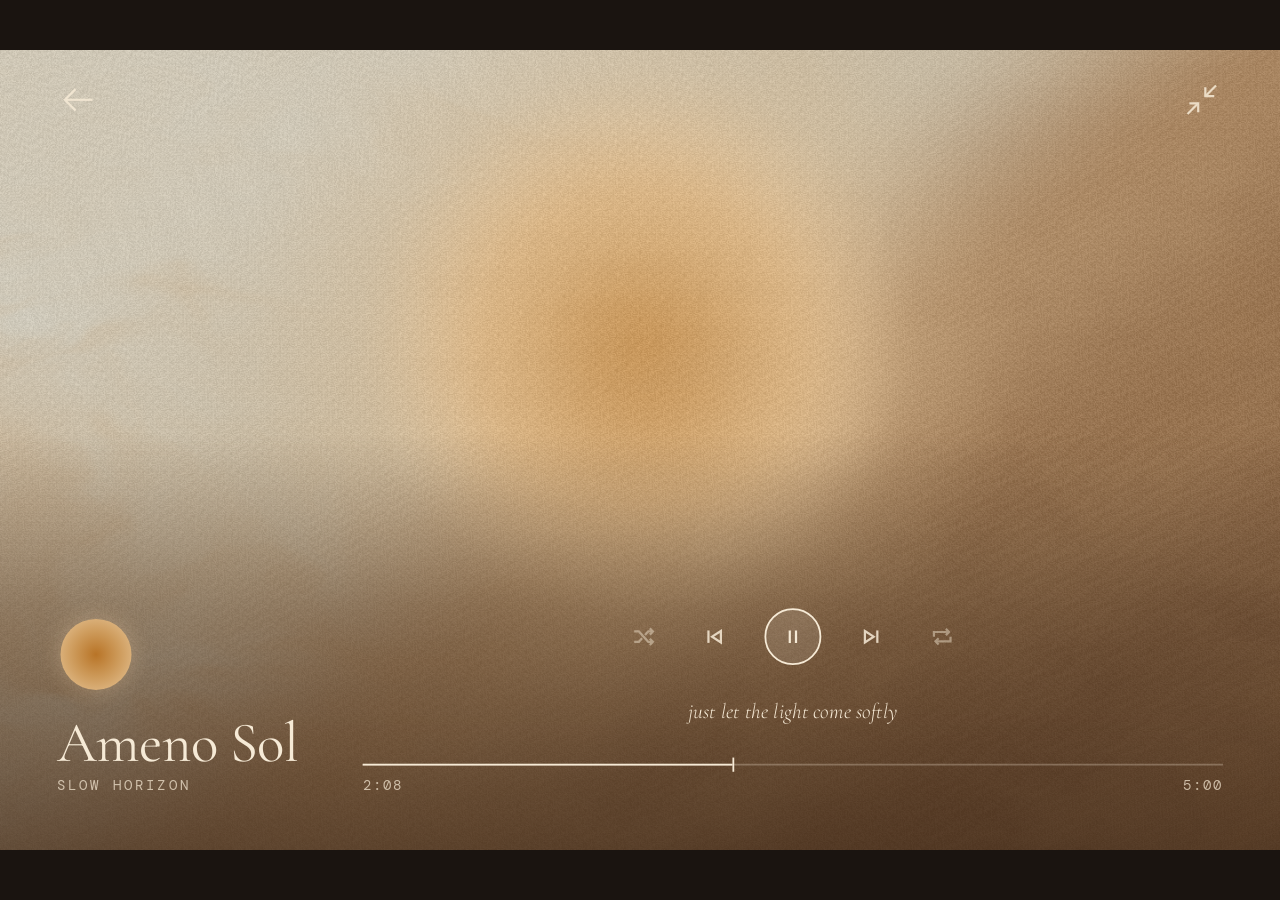
<file: warm-calm-prototype.html>
<!doctype html>
<html lang="en">
<head>
<meta charset="utf-8">
<meta name="viewport" content="width=device-width, initial-scale=1">
<title>Warm and Calm · prototype</title>
<link rel="preconnect" href="https://fonts.googleapis.com">
<link rel="preconnect" href="https://fonts.gstatic.com" crossorigin>
<link href="https://fonts.googleapis.com/css2?family=Cormorant+Garamond:ital,wght@0,400;1,300&family=DM+Mono:wght@300;400&display=swap" rel="stylesheet">
<style>
  /* ── Tokens ───────────────────────────────────────────────
     8px grid: every margin, padding and gap is a multiple of 8. */
  :root {
    --space-1: 8px;
    --space-2: 16px;
    --space-3: 24px;
    --space-4: 32px;
    --space-8: 64px;

    --cream:       #f6ead6;               /* main text and icons */
    --cream-soft:  rgba(246, 234, 214, 0.72); /* secondary text */
    --cream-faint: rgba(246, 234, 214, 0.28); /* progress track */
    --hover:       #b27733;               /* icon hover color */
    --ochre:       #b87427;
    --sand:        #e8c79b;

    --serif: 'Cormorant Garamond', Georgia, serif;
    --mono:  'DM Mono', ui-monospace, monospace;
    --stroke: 2.5px;   /* iteration 1: bolder lines everywhere (was 1.25px) */
  }

  html, body { margin: 0; height: 100%; background: #1a1410; overflow: hidden; }

  /* The screen is always 1440×900, scaled to fit the window */
  .stage {
    position: absolute; left: 50%; top: 50%;
    width: 1440px; height: 900px;
    transform-origin: 0 0;
    overflow: hidden;
    color: var(--cream);
    font-family: var(--mono);
  }
  .stage canvas { position: absolute; inset: 0; width: 1440px; height: 900px; }

  /* A soft dusk shadow rising from the ground, so the text stays readable over the sand */
  .shade {
    position: absolute; inset: 0; pointer-events: none;
    background: linear-gradient(to bottom,
      rgba(52, 32, 18, 0) 48%,
      rgba(52, 32, 18, 0.36) 70%,
      rgba(52, 32, 18, 0.66) 100%);
  }

  /* ── Thin-line icons (same style as the Figma set) ── */
  .icon { width: 28px; height: 28px; fill: none; stroke: currentColor;
          stroke-linecap: butt; stroke-linejoin: miter; }
  .icon path { stroke-width: var(--stroke); vector-effect: non-scaling-stroke; }

  button {
    all: unset; cursor: pointer; display: grid; place-items: center;
    width: 48px; height: 48px; color: var(--cream);
    opacity: 0.86;
  }
  /* Hover (and keyboard focus): icons turn ochre. Opacity stays the same.
     Control buttons change instantly, with no animation. */
  button:hover, button:focus-visible { color: var(--hover); }
  button:focus-visible { outline: 1px solid var(--cream-soft); outline-offset: 2px; border-radius: 50%; }

  /* ── Top corners: back + collapse ── */
  .top {
    position: absolute; top: var(--space-4); left: var(--space-8); right: var(--space-8);
    display: flex; justify-content: space-between;
  }
  .top .icon { width: 48px; height: 48px; }   /* iteration 1: bigger and light */

  /* Corner buttons get a small directional nudge on hover, the usual pattern for
     navigation icons: the motion hints at what the button does.
     Back slides a little to the left; collapse pinches inward. Quick and soft. */
  .top button { transition: color 0.2s ease; }
  .top .icon { transition: transform 0.25s cubic-bezier(.2, .8, .2, 1); }
  .top .back:hover .icon, .top .back:focus-visible .icon { transform: translateX(-4px); }
  .top .collapse:hover .icon, .top .collapse:focus-visible .icon { transform: scale(0.88); }
  @media (prefers-reduced-motion: reduce) {
    .top .icon { transition: none; }
    .top .back:hover .icon, .top .collapse:hover .icon,
    .top .back:focus-visible .icon, .top .collapse:focus-visible .icon { transform: none; }
  }

  /* ── Bottom band: artist on the left, player on the right (Layout 2.1) ── */
  .bottom {
    position: absolute; left: var(--space-8); right: var(--space-8); bottom: var(--space-8);
    display: grid; grid-template-columns: 280px 1fr; column-gap: var(--space-8);
    align-items: end;
  }

  .artist { display: flex; flex-direction: column; }
  /* Artist picture: a tiny sun (iteration 1: no orbit ring, bigger disc) */
  .pic {
    position: relative; width: 88px; height: 88px; margin-bottom: var(--space-3);
  }
  .pic::before {
    content: ''; position: absolute; inset: 4px; border-radius: 50%;  /* 4px: deliberate half step */
    background: radial-gradient(circle at 50% 50%, var(--ochre) 0%, #cd9a5a 45%, var(--sand) 100%);
    box-shadow: 0 0 24px rgba(232, 199, 155, 0.35);
  }
  .name {   /* iteration 1: upright Regular instead of light italic */
    margin: 0; font-family: var(--serif); font-style: normal; font-weight: 400;
    font-size: 64px; line-height: 64px; letter-spacing: -0.01em;
  }
  .song {
    margin: var(--space-1) 0 0; font-size: 16px; line-height: 16px;
    letter-spacing: 0.16em; text-transform: uppercase; color: var(--cream-soft);
  }

  .player { display: flex; flex-direction: column; }

  .controls {
    display: flex; justify-content: center; align-items: center; gap: var(--space-4);
    height: 64px;
  }
  .controls .toggle.off { opacity: 0.45; }
  .play {
    width: 64px; height: 64px; border-radius: 50%;
    border: var(--stroke) solid var(--cream); box-sizing: border-box; opacity: 1;
    background: rgba(255, 255, 255, 0.10);
  }
  .play:hover, .play:focus-visible { border-color: var(--hover); }   /* ring + icon turn ochre, fill stays */

  /* Lyrics window: one line tall. Lines slide up through it: the old line rises and
     fades out at the top, the next one rises in from below. Soft edges via a mask. */
  .lyrics {
    position: relative; margin-top: var(--space-4); height: 40px; overflow: hidden;
    -webkit-mask-image: linear-gradient(to bottom, transparent 0, #000 40%, #000 80%, transparent 100%);
            mask-image: linear-gradient(to bottom, transparent 0, #000 40%, #000 80%, transparent 100%);
    transition: opacity 0.8s ease;
  }
  .lyric {
    position: absolute; left: 0; right: 0; top: 0; margin: 0;
    text-align: center; font-family: var(--serif); font-style: italic; font-weight: 300;
    font-size: 24px; line-height: 40px; color: var(--cream);
    transition: transform 0.54s cubic-bezier(.4, 0, .2, 1), opacity 0.54s ease;
  }
  .lyric.below { transform: translateY(32px); opacity: 0; transition: none; }
  .lyric.above { transform: translateY(-32px); opacity: 0; }
  .paused .lyrics { opacity: 0.5; }

  .progress {
    position: relative; margin-top: var(--space-4); height: 16px;
  }
  .progress .track, .progress .fill {
    position: absolute; left: 0; top: 50%; height: 0;
    border-top: var(--stroke) solid var(--cream-faint);
  }
  .progress .track { right: 0; }
  .progress .fill { width: 36.33%; border-top-color: var(--cream); }  /* 1:49 of 5:00 */
  .progress .head {                                                    /* thin playhead tick */
    position: absolute; left: 36.33%; top: 0; height: 16px;
    border-left: var(--stroke) solid var(--cream);
  }
  .progress .track, .progress .fill { margin-top: -1.25px; }   /* center the 2.5px line */
  .times {
    margin-top: var(--space-1); display: flex; justify-content: space-between;
    font-size: 16px; line-height: 16px; font-variant-numeric: tabular-nums; letter-spacing: 0.08em; color: var(--cream-soft);
  }
</style>
</head>
<body>

<div class="stage" id="stage">
  <canvas id="sand" width="1440" height="900"></canvas>
  <div class="shade"></div>

  <div class="top">
    <button class="back" aria-label="Back">
      <svg class="icon" viewBox="0 0 24 24"><path d="M20 12H4.5"/><path d="M10.5 6L4.5 12L10.5 18"/></svg>
    </button>
    <button class="collapse" aria-label="Collapse">
      <svg class="icon" viewBox="0 0 24 24"><path d="M20 4L14 10"/><path d="M14 5V10H19"/><path d="M4 20L10 14"/><path d="M5 14H10V19"/></svg>
    </button>
  </div>

  <div class="bottom" id="ui">
    <div class="artist">
      <div class="pic" role="img" aria-label="Ameno Sol"></div>
      <h1 class="name">Ameno Sol</h1>
      <p class="song">Slow Horizon</p>
    </div>

    <div class="player">
      <div class="controls">
        <button class="toggle off" id="shuffle" aria-label="Shuffle" aria-pressed="false">
          <svg class="icon" viewBox="0 0 24 24"><path d="M3 7H7.5L16.5 17H21"/><path d="M3 17H7.5L10.6 13.5"/><path d="M13.4 10.5L16.5 7H21"/><path d="M18 4L21 7L18 10"/><path d="M18 14L21 17L18 20"/></svg>
        </button>
        <button aria-label="Previous song">
          <svg class="icon" viewBox="0 0 24 24"><path d="M18 6.5L9.5 12L18 17.5Z"/><path d="M6 6V18"/></svg>
        </button>
        <button class="play" id="play" aria-label="Pause">
          <svg class="icon" id="playIcon" viewBox="0 0 24 24"><path d="M9 6V18"/><path d="M15 6V18"/></svg>
        </button>
        <button aria-label="Next song">
          <svg class="icon" viewBox="0 0 24 24"><path d="M6 6.5L14.5 12L6 17.5Z"/><path d="M18 6V18"/></svg>
        </button>
        <button class="toggle off" id="repeat" aria-label="Repeat" aria-pressed="false">
          <svg class="icon" viewBox="0 0 24 24"><path d="M4 12V7.5H18.5"/><path d="M15.5 4.5L18.5 7.5L15.5 10.5"/><path d="M20 12V16.5H5.5"/><path d="M8.5 13.5L5.5 16.5L8.5 19.5"/></svg>
        </button>
      </div>

      <div class="lyrics" id="lyrics" aria-live="polite"></div>

      <div class="progress" id="progress" aria-label="1:49 of 5:00">
        <div class="track"></div><div class="fill" id="fill"></div><div class="head" id="head"></div>
      </div>
      <div class="times"><span id="now">1:49</span><span>5:00</span></div>
    </div>
  </div>
</div>

<script>
/* ── Fit the 1440×900 screen into the window ── */
const stage = document.getElementById('stage');
function fit() {
  const s = Math.min(innerWidth / 1440, innerHeight / 900);
  stage.style.transform = `scale(${s}) translate(-50%, -50%)`;
}
addEventListener('resize', fit); fit();

/* ── The song: plays in real time from 1:49, stops at 5:00 ── */
const SONG_LENGTH = 300;   // 5:00 in seconds
const START_AT = 109;      // 1:49
const LINE_SECONDS = 2;    // a new lyric line every 2 seconds
// The lyrics loop around when they run out; timed so line 22 starts right at 1:49.

/* LYRICS of "Slow Horizon" by Ameno Sol (made up), one entry per line, in order.
   Line 22 (1:49–1:54) is the one we see first. */
const PRE = [
  "and I don't need the road to end",
  "I don't need to know",
  'just let the light come softly',
  'let the light come slow',
];
const CHORUS = [
  'slow horizon, carry me',
  'where the sky gives way to gold',
  'slow horizon, let it be',
  'the warmest thing I hold',
  'every grain remembers',
  'every step we made',
  'slow horizon, stay with me',
  'until the colors fade',
];
const LYRICS = [
  // verse 1
  'the morning comes in amber',
  'slow across the dunes',
  'you left your coat beside the door',
  'and half a song in tune',
  'I count the ripples in the sand',
  'like pages left unread',
  'the sun hangs low and patient',
  'over everything you said',
  ...PRE,
  ...CHORUS,
  // verse 2
  'the afternoon is breathing',
  'and the wind keeps the shape of where we stood',
  'your voice is in the shimmer',
  'like I always knew it would',
  'the hours drift like feathers',
  'nothing here is lost',
  'just sand that moves in circles',
  'and the warmth of what it cost',
  ...PRE,
  ...CHORUS,
  // bridge
  'if the storm comes rolling in',
  "I'll close my eyes and stay",
  'the sun is still behind it',
  'it never went away',
  'oh, it never went away',
  'it never went away',
  ...CHORUS,
  // outro
  'slow horizon',
  'slow horizon, carry me',
  'where the sky gives way to gold',
  'the amber, oh, the amber',
  'the warm and quiet glow',
  'slow horizon, let it go',
];

let position = START_AT;
const fmt = (s) => `${Math.floor(s / 60)}:${String(Math.floor(s % 60)).padStart(2, '0')}`;
const fillEl = document.getElementById('fill'), headEl = document.getElementById('head');
const nowEl = document.getElementById('now'), progressEl = document.getElementById('progress');
const lyricsEl = document.getElementById('lyrics');
let lineIndex = -1, currentLine = null;

function showLine(i) {
  if (i === lineIndex) return;
  lineIndex = i;
  const next = document.createElement('p');
  next.className = 'lyric below';
  next.textContent = LYRICS[i] || '';
  lyricsEl.appendChild(next);
  if (currentLine) {                       // the old line rises and fades out, then is removed
    const old = currentLine;
    old.classList.add('above');
    setTimeout(() => old.remove(), 800);
  }
  next.getBoundingClientRect();            // let the browser register the start position…
  next.classList.remove('below');          // …then rise in from below
  currentLine = next;
}

function renderProgress() {
  const pct = (position / SONG_LENGTH * 100).toFixed(3) + '%';
  fillEl.style.width = pct;
  headEl.style.left = pct;
  nowEl.textContent = fmt(position);
  progressEl.setAttribute('aria-label', `${fmt(position)} of 5:00`);
  const steps = Math.floor((position - START_AT) / LINE_SECONDS);
  const n = LYRICS.length;
  showLine((((21 + steps) % n) + n) % n);
}

let lastTick = null;
function tick(ms) {
  if (lastTick !== null && playing) {
    position += (ms - lastTick) / 1000;
    if (position >= SONG_LENGTH) { position = SONG_LENGTH; setPlaying(false); }
    renderProgress();
  }
  lastTick = ms;
  requestAnimationFrame(tick);
}

/* ── Play / pause, shuffle, repeat ── */
const ui = document.getElementById('ui');
const playBtn = document.getElementById('play');
const playIcon = document.getElementById('playIcon');
const PAUSE = '<path d="M9 6V18"/><path d="M15 6V18"/>';
const PLAY  = '<path d="M8.5 5.5L18.5 12L8.5 18.5Z"/>';
let playing = true;
function setPlaying(p) {
  playing = p;
  playIcon.innerHTML = p ? PAUSE : PLAY;
  playBtn.setAttribute('aria-label', p ? 'Pause' : 'Play');
  ui.classList.toggle('paused', !p);
}
/* ── Inside Color Shift: back, collapse and Esc close the full-screen view ── */
function askToCollapse() { if (window.parent !== window) window.parent.postMessage({ colorShift: 'collapse' }, '*'); }
document.querySelector('.top .back').addEventListener('click', askToCollapse);
document.querySelector('.top .collapse').addEventListener('click', askToCollapse);
addEventListener('keydown', (e) => { if (e.key === 'Escape') askToCollapse(); });

function togglePlay() {
  if (!playing && position >= SONG_LENGTH) position = 0;   // at the end, play starts the song over
  setPlaying(!playing);
}
playBtn.addEventListener('click', togglePlay);
addEventListener('keydown', (e) => { if (e.code === 'Space') { e.preventDefault(); togglePlay(); } });
renderProgress();
requestAnimationFrame(tick);
for (const id of ['shuffle', 'repeat']) {
  const b = document.getElementById(id);
  b.addEventListener('click', () => {
    const on = b.classList.toggle('off') === false;
    b.setAttribute('aria-pressed', String(on));
  });
}

/* ── Background: background v2 (sandstorm shader), with the sun moved up into the
      illustration area of Layout 2.1. When the music is paused, the wind calms down. ── */
const SAND_DENSITY = 0.55;
const WIND_PLAYING = 1.95;
const WIND_PAUSED  = 0.4;
const GRAIN_AMOUNT = 0.05;

const canvas = document.getElementById('sand');
const gl = canvas.getContext('webgl', { preserveDrawingBuffer: true });

const vertexSrc = `attribute vec2 pos; void main() { gl_Position = vec4(pos, 0.0, 1.0); }`;
const fragmentSrc = `
precision highp float;
uniform float uTime;      // real time (sun breathing)
uniform float uSandTime;  // wind time: runs faster or slower with the wind
uniform float uDensity;
uniform float uGrain;
const vec2 RES = vec2(1440.0, 900.0);
const vec2 SUN = vec2(720.0, 336.0);
const float SUN_R = 304.0;

float hash(vec2 p) { return fract(sin(dot(p, vec2(127.1, 311.7))) * 43758.5453); }
float noise(vec2 p) {
  vec2 i = floor(p), f = fract(p);
  vec2 u = f * f * (3.0 - 2.0 * f);
  return mix(mix(hash(i), hash(i + vec2(1, 0)), u.x), mix(hash(i + vec2(0, 1)), hash(i + vec2(1, 1)), u.x), u.y);
}
float fbm(vec2 p) {
  float v = 0.0, a = 0.5;
  mat2 rot = mat2(0.8, 0.6, -0.6, 0.8);
  for (int i = 0; i < 5; i++) { v += a * noise(p); p = rot * p * 2.03; a *= 0.5; }
  return v;
}
float sand(vec2 uv, float t, float drift, float evolve, float swirl) {
  vec2 wind = vec2(t * drift, 0.0);
  float e = t * evolve;
  vec2 q = vec2(fbm(uv + wind + vec2(0.0, e)), fbm(uv + wind + vec2(5.2, 1.3) - vec2(e * 0.8, e)));
  vec2 r = vec2(fbm(uv + swirl * q + vec2(1.7, 9.2) + vec2(e * 1.2, -e * 0.6)),
                fbm(uv + swirl * q + vec2(8.3, 2.8) + vec2(-e, e * 1.1)));
  return fbm(uv + swirl * r + wind);
}

void main() {
  vec2 p = vec2(gl_FragCoord.x, RES.y - gl_FragCoord.y);
  float t = uSandTime;

  // base gradient
  vec2 a = vec2(380.0, 0.0), b = vec2(1060.0, 900.0);
  float g = clamp(dot(p - a, b - a) / dot(b - a, b - a), 0.0, 1.0);
  vec3 col = mix(vec3(207., 205., 194.) / 255., vec3(198., 187., 166.) / 255., smoothstep(0.00, 0.35, g));
  col = mix(col, vec3(164., 128., 92.) / 255., smoothstep(0.35, 0.58, g));
  col = mix(col, vec3(134., 96., 63.) / 255., smoothstep(0.58, 0.80, g));
  col = mix(col, vec3(108., 69., 41.) / 255., smoothstep(0.80, 1.00, g));

  // sun
  float breathe = 1.0 + 0.018 * sin(uTime / 9.0 * 6.2832);
  float glow = 0.9 + 0.1 * sin(uTime / 26.0 * 6.2832 + 1.0);
  float d = length(p - SUN) / (SUN_R * breathe);
  vec3 sunRim = vec3(232., 199., 155.) / 255.;
  vec3 sunCol = mix(vec3(184., 116., 39.) / 255., sunRim, smoothstep(0.0, 1.0, pow(d, 0.85)));
  col = mix(col, sunCol, (1.0 - smoothstep(0.55, 1.1, d)) * glow);
  col = mix(col, sunRim, (1.0 - smoothstep(0.8, 1.6, d)) * 0.25 * glow);

  // sand
  vec2 uv = p / RES.y * vec2(0.55, 1.0);
  float haze   = sand(uv * 1.3, t, 0.006, 0.030, 1.6);
  float clouds = sand(uv * 2.4 + vec2(3.1, 7.7), t, 0.012, 0.050, 2.4);
  float low = smoothstep(0.1, 1.0, p.y / RES.y);
  float topLeft = 1.0 - smoothstep(0.0, 0.75, length(p / RES));
  float dens = uDensity * (0.45 + 0.55 * low + 0.35 * topLeft) *
               (0.55 * smoothstep(0.25, 0.8, haze) + 0.75 * smoothstep(0.35, 0.85, clouds));
  float nearSun = 1.0 - smoothstep(0.9, 1.5, d);
  dens = clamp(dens + uDensity * mix(0.06, 0.18, nearSun), 0.0, 0.92);
  vec3 sandCol = mix(vec3(222., 199., 160.) / 255., vec3(170., 124., 78.) / 255.,
                     clamp(0.35 * low + 0.6 * smoothstep(0.4, 0.9, clouds), 0.0, 1.0));
  float bgLight = dot(col, vec3(0.299, 0.587, 0.114));
  sandCol = mix(sandCol, vec3(196., 162., 118.) / 255., smoothstep(0.66, 0.80, bgLight) * 0.6);
  col = mix(col, sandCol, dens);

  // flying flecks, only inside sand
  vec2 fp = floor(vec2(p.x + t * 30.0, p.y + 6.0 * sin(p.x * 0.004 + t * 0.3)) / 2.0);
  col = mix(col, vec3(240., 225., 195.) / 255., step(0.9992, hash(fp)) * 0.3 * clamp(dens * 2.0, 0.0, 1.0));

  // still grain
  col += (hash(floor(p)) - 0.5) * uGrain * 2.0;
  gl_FragColor = vec4(col, 1.0);
}`;

function compile(type, src) {
  const s = gl.createShader(type);
  gl.shaderSource(s, src); gl.compileShader(s);
  if (!gl.getShaderParameter(s, gl.COMPILE_STATUS)) console.error(gl.getShaderInfoLog(s));
  return s;
}
const prog = gl.createProgram();
gl.attachShader(prog, compile(gl.VERTEX_SHADER, vertexSrc));
gl.attachShader(prog, compile(gl.FRAGMENT_SHADER, fragmentSrc));
gl.linkProgram(prog); gl.useProgram(prog);
gl.bindBuffer(gl.ARRAY_BUFFER, gl.createBuffer());
gl.bufferData(gl.ARRAY_BUFFER, new Float32Array([-1, -1, 1, -1, -1, 1, 1, 1]), gl.STATIC_DRAW);
const posLoc = gl.getAttribLocation(prog, 'pos');
gl.enableVertexAttribArray(posLoc);
gl.vertexAttribPointer(posLoc, 2, gl.FLOAT, false, 0, 0);
const uTime = gl.getUniformLocation(prog, 'uTime');
const uSandTime = gl.getUniformLocation(prog, 'uSandTime');
gl.uniform1f(gl.getUniformLocation(prog, 'uDensity'), SAND_DENSITY);
gl.uniform1f(gl.getUniformLocation(prog, 'uGrain'), GRAIN_AMOUNT);

// Wind time is added up frame by frame, so changing the wind speed eases smoothly (no jumps)
let sandTime = 40 * WIND_PLAYING, wind = WIND_PLAYING, last = null;
function frame(ms) {
  const dt = last === null ? 0 : Math.min((ms - last) / 1000, 0.1);
  last = ms;
  const target = playing ? WIND_PLAYING : WIND_PAUSED;
  wind += (target - wind) * Math.min(dt * 0.8, 1);   // ease toward the target over a second or two
  sandTime += dt * wind;
  gl.uniform1f(uTime, 40 + ms / 1000);
  gl.uniform1f(uSandTime, sandTime);
  gl.drawArrays(gl.TRIANGLE_STRIP, 0, 4);
}
if (matchMedia('(prefers-reduced-motion: reduce)').matches) {
  frame(0);
} else {
  const loop = (ms) => { frame(ms); requestAnimationFrame(loop); };
  requestAnimationFrame(loop);
}
</script>
</body>
</html>
</file>
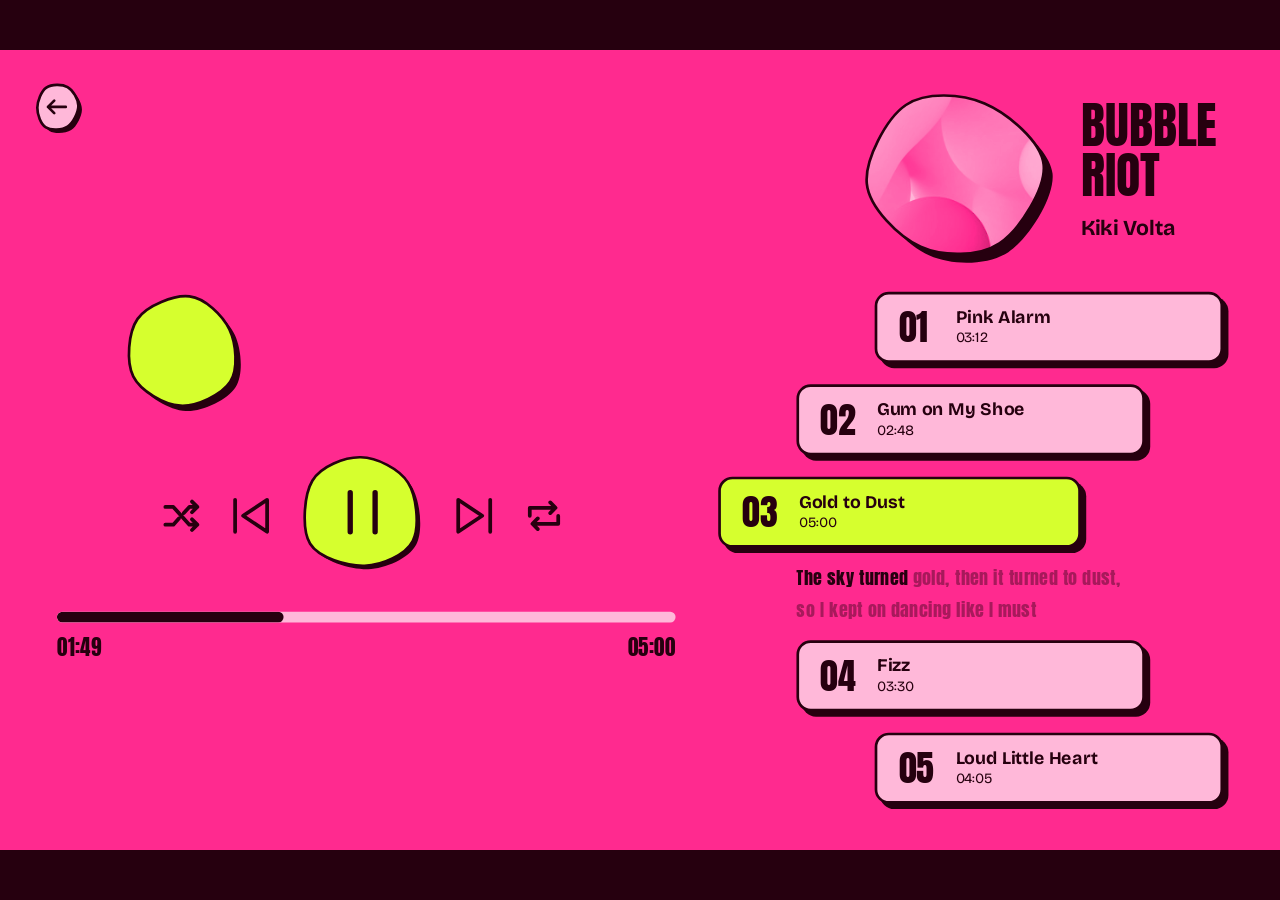
<file: warm-loud-prototype.html>
<!doctype html>
<html lang="en">
<head>
<meta charset="utf-8">
<meta name="viewport" content="width=device-width, initial-scale=1">
<title>Warm and Loud · prototype</title>
<link rel="preconnect" href="https://fonts.googleapis.com">
<link rel="preconnect" href="https://fonts.gstatic.com" crossorigin>
<link href="https://fonts.googleapis.com/css2?family=Anton&family=Bricolage+Grotesque:wght@400;700&display=swap" rel="stylesheet">
<style>
  /* ── Tokens ───────────────────────────────────────────────
     8px grid: every margin, padding and gap is a multiple of 8. */
  :root {
    --space-1: 8px;
    --space-2: 16px;
    --space-3: 24px;
    --space-4: 32px;
    --space-8: 64px;

    /* Colors from the first version of this style */
    --bg: #ff2a8f;        /* hot pink */
    --surface: #ffb8d9;   /* light pink */
    --ink: #26000f;       /* near-black */
    --lime: #d6ff2e;      /* acid accent */

    --edge: 3px;          /* thick dark edge (a line weight, not spacing) */
    --drop: 6px;          /* hard offset "shadow" */
    --radius: 16px;

    --display: 'Anton', Impact, sans-serif;
    --body: 'Bricolage Grotesque', system-ui, sans-serif;
    --pop: cubic-bezier(.34, 1.56, .64, 1);   /* overshoots a little, then settles */
  }

  html, body { margin: 0; height: 100%; background: var(--ink); overflow: hidden; }

  /* The screen is always 1440×900, scaled to fit the window */
  .stage {
    position: absolute; left: 50%; top: 50%;
    width: 1440px; height: 900px;
    transform-origin: 0 0;
    overflow: hidden;
    background: var(--bg);
    color: var(--ink);
    font-family: var(--body);
  }

  button { all: unset; cursor: pointer; box-sizing: border-box; }
  button:focus-visible { outline: 3px solid var(--ink); outline-offset: 4px; }   /* 4px: deliberate half step */

  .icon { fill: none; stroke: var(--ink); stroke-linecap: round; stroke-linejoin: round; }

  /* ── Bubbles popping out of the play button ── */
  .bubbles { position: absolute; inset: 0; pointer-events: none; overflow: visible; }

  /* ── Album: blob cover, name, artist ── */
  .album { position: absolute; left: 944px; top: 24px; width: 256px; height: 240px; overflow: visible; }
  .album-name {
    position: absolute; left: 1216px; top: 56px; width: 160px; margin: 0;
    font: 400 56px/56px var(--display); text-transform: uppercase;
  }
  .artist { position: absolute; left: 1216px; top: 184px; margin: 0; font: 700 24px/32px var(--body); }

  /* ── Track list ── */
  .track {
    position: absolute; width: 392px; height: 80px;
    display: flex; align-items: center; gap: var(--space-2);
    padding: 0 var(--space-3);
    background: var(--surface);
    border: var(--edge) solid var(--ink);
    border-radius: var(--radius);
    box-shadow: var(--drop) var(--drop) 0 var(--ink);
    transition: left .6s var(--pop), top .6s var(--pop), width .3s var(--pop),
                background .2s, transform .15s, box-shadow .15s;
  }
  .track.now { background: var(--lime); width: 408px; }
  .track:hover { transform: translate(-4px, -4px); box-shadow: 10px 10px 0 var(--ink); }
  .track:active { transform: translate(4px, 4px); box-shadow: 2px 2px 0 var(--ink); }
  .track .n { font: 400 40px/48px var(--display); width: 48px; flex: none; }
  .track .t { display: block; font: 700 20px/24px var(--body); }
  .track .len { display: block; font: 400 16px/24px var(--body); }

  /* Two lyric lines under the playing song */
  .lyric16 {
    position: absolute; width: 400px; height: 72px; overflow: hidden;
    transition: left .6s var(--pop), top .6s var(--pop), opacity .3s;
    font: 400 20px/36px var(--display); letter-spacing: .02em;   /* 36px lines: a 4px half step off the 8px grid, on purpose (1.5× the old 24) */
  }
  .lyric16 p { margin: 0; white-space: nowrap; }
  .lyric16 .w { opacity: .4; transition: opacity .12s; }
  .lyric16 .w.sung { opacity: 1; }
  .lyric16 .next { opacity: .4; }

  /* ── Controls ── */
  .ctrl { position: absolute; width: 72px; height: 72px; transition: transform .15s var(--pop); }
  .ctrl svg { width: 100%; height: 100%; overflow: visible; }
  .ctrl .icon { stroke-width: 1.4; }
  .prev { left: 248px; top: 488px; }
  .next { left: 496px; top: 488px; }
  .prev:hover { transform: translateX(-4px); }
  .next:hover { transform: translateX(4px); }
  .ctrl:active { transform: scale(.88); }

  /* Shuffle and repeat: when on, a little lime blob pops in behind the icon */
  .toggle { position: absolute; top: 488px; width: 72px; height: 72px; transition: transform .15s var(--pop); }
  .toggle svg { width: 100%; height: 100%; overflow: visible; }
  .toggle .icon { stroke-width: 2.1; }   /* same 4.2px line as previous/next */
  .shuffle { left: 168px; }
  .repeat { left: 576px; }
  .toggle:hover { transform: rotate(-8deg); }
  .toggle:active { transform: scale(.88); }
  .toggle .on-blob { transform: scale(0); transform-origin: 12px 12px; transition: transform .35s var(--pop); }
  .toggle[aria-pressed="true"] .on-blob { transform: scale(1); }

  .play { position: absolute; left: 312px; top: 424px; width: 192px; height: 192px; border-radius: 50%; }
  .play svg { width: 100%; height: 100%; overflow: visible; }
  .play .hover { transition: transform .2s var(--pop); transform-origin: 0 0; }
  .play:hover .hover { transform: scale(1.06); }
  .play:active .hover { transform: scale(.94); }
  .play .icon { stroke-width: 6; }

  .seek { position: absolute; left: 64px; top: 616px; width: 696px; height: 40px; cursor: pointer; touch-action: none; }
  .seek .track-line { position: absolute; left: 0; right: 0; top: 16px; height: 12px; border-radius: 999px; background: var(--surface); overflow: hidden; }
  .seek .fill { position: absolute; left: 0; top: 0; bottom: 0; background: var(--ink); border-radius: 999px; }
  .times { position: absolute; left: 64px; top: 656px; width: 696px; display: flex; justify-content: space-between; font: 400 24px/32px var(--display); }

  .back { position: absolute; left: 32px; top: 32px; width: 64px; height: 64px; z-index: 2; }
  .back svg { width: 100%; height: 100%; overflow: visible; }
  .back .icon { stroke-width: 3; }
  .back .arrow { transition: transform .25s ease-out; }
  .back:hover .arrow { transform: translateX(-4px); }
</style>
</head>
<body>

<div class="stage" id="stage">

  <svg class="bubbles" id="bubbles" viewBox="0 0 1440 900" width="1440" height="900" aria-hidden="true"></svg>

  <button class="back" id="back" aria-label="Back">
    <svg viewBox="-32 -32 64 64"><g id="backBlob"></g>
      <g class="arrow"><path class="icon" d="M10 0H-10M-3 -7L-10 0L-3 7"/></g></svg>
  </button>

  <svg class="album" viewBox="-128 -116 256 240" aria-hidden="true">
    <!-- Pink tint (tritone): black → near-black ink, greys → hot pink, white → light pink -->
    <filter id="pinkTint" color-interpolation-filters="sRGB">
      <feColorMatrix type="saturate" values="0"/>
      <feComponentTransfer>
        <feFuncR type="table" tableValues="0.149 1 1"/>
        <feFuncG type="table" tableValues="0 0.165 0.722"/>
        <feFuncB type="table" tableValues="0.059 0.561 0.851"/>
      </feComponentTransfer>
    </filter>
    <g id="albumBlob"></g></svg>
  <h1 class="album-name">Bubble Riot</h1>
  <p class="artist">Kiki Volta</p>

  <div id="tracks"></div>
  <div class="lyric16" id="lyric16" aria-live="polite"><div id="lyricInner"></div></div>

  <button class="toggle shuffle" id="shuffle" aria-label="Shuffle" aria-pressed="false">
    <svg viewBox="-6 -6 36 36"><g class="on-blob"><g id="shuffleBlob" transform="translate(12 12)"></g></g>
      <path class="icon" d="M3 7H7.5L16.5 17H21M3 17H7.5L10.6 13.5M13.4 10.5L16.5 7H21M18 4L21 7L18 10M18 14L21 17L18 20"/></svg>
  </button>
  <button class="toggle repeat" id="repeat" aria-label="Repeat" aria-pressed="false">
    <svg viewBox="-6 -6 36 36"><g class="on-blob"><g id="repeatBlob" transform="translate(12 12)"></g></g>
      <path class="icon" d="M4 12V7.5H18.5M15.5 4.5L18.5 7.5L15.5 10.5M20 12V16.5H5.5M8.5 13.5L5.5 16.5L8.5 19.5"/></svg>
  </button>
  <button class="ctrl prev" id="prev" aria-label="Previous song">
    <svg viewBox="0 0 24 24"><path class="icon" d="M17.5 6L8.5 12L17.5 18Z"/><path class="icon" d="M5.5 6V18"/></svg>
  </button>
  <button class="play" id="play" aria-label="Pause">
    <svg viewBox="-96 -96 192 192"><g class="hover"><g id="playBlob"></g><g id="playIcon"></g></g></svg>
  </button>
  <button class="ctrl next" id="next" aria-label="Next song">
    <svg viewBox="0 0 24 24"><path class="icon" d="M6.5 6L15.5 12L6.5 18Z"/><path class="icon" d="M18.5 6V18"/></svg>
  </button>

  <div class="seek" id="seek" role="slider" aria-label="Song position" aria-valuemin="0" aria-valuemax="300" aria-valuenow="109">
    <div class="track-line"><div class="fill" id="fill"></div></div>
  </div>
  <div class="times"><span id="now">01:49</span><span id="total">05:00</span></div>
</div>

<script>
/* ── Fit the 1440×900 screen into the window ── */
const stage = document.getElementById('stage');
function fit() {
  const s = Math.min(innerWidth / 1440, innerHeight / 900);
  stage.style.transform = `scale(${s}) translate(-50%, -50%)`;
}
addEventListener('resize', fit); fit();

const REDUCED = matchMedia('(prefers-reduced-motion: reduce)').matches;
const NS = 'http://www.w3.org/2000/svg';
function svgEl(tag, attrs, parent) {
  const e = document.createElementNS(NS, tag);
  for (const k in attrs) e.setAttribute(k, attrs[k]);
  if (parent) parent.appendChild(e);
  return e;
}
const mod = (a, n) => ((a % n) + n) % n;

/* ── The album (all made up) ── */
const TRACKS = [
  { n: '01', title: 'Pink Alarm',        secs: 192 },
  { n: '02', title: 'Gum on My Shoe',    secs: 168 },
  { n: '03', title: 'Gold to Dust',      secs: 300 },
  { n: '04', title: 'Fizz',              secs: 210 },
  { n: '05', title: 'Loud Little Heart', secs: 245 },
];

/* ── THE BEAT: one clock that everything moves to ──
   90 beats per minute = a "thump" every 0.67 seconds.
   Change BPM and everything follows: lyrics, bounce, bubbles. */
const BPM = 90, BPS = BPM / 60, BEAT_MS = 1000 / BPS;

/* ── Lyrics of "Gold to Dust" (made up).
   "/" splits a line into pieces that light up one beat each.
   The last piece of every line is held for an extra beat. */
const LINES = [
  'The sky / turned / gold, / then it / turned / to dust,',
  'so I / kept on / dancing / like / I / must',
  'Pop / the / bubble, / catch / the / sound',
  'loud / little / heart / on / shaky / ground',
  'Hey! / Hey! / Turn / it / up,',
  'spill / the / sugar / in / my / cup',
  'Fizz / and / crackle, / boom / and / bang',
  'sing / it / like / we / never / sang',
  'Pink / alarm / ringing / in / my / head',
  'say / it / louder / than / you / said',
  'The sky / turned / gold, / then it / turned / to dust,',
  'and we / shine / ’cause / we / must',
];
const CHUNKS = [];       // { text, line, beat (start), beats }
const LINE_CHUNKS = [];  // chunk indexes per line
let TOTAL = 0;
LINES.forEach((line, li) => {
  const parts = line.split('/').map((s) => s.trim());
  LINE_CHUNKS[li] = [];
  parts.forEach((text, pi) => {
    const beats = pi === parts.length - 1 ? 2 : 1;
    LINE_CHUNKS[li].push(CHUNKS.length);
    CHUNKS.push({ text, line: li, beat: TOTAL, beats });
    TOTAL += beats;
  });
});
// At 1:49 of "Gold to Dust" the first line, "The sky turned gold…", begins.
const OFFSET = -Math.floor(109 * BPS);
function chunkAt(b) {
  const lb = mod(b + OFFSET, TOTAL);
  for (let i = CHUNKS.length - 1; i >= 0; i--) if (CHUNKS[i].beat <= lb) return i;
  return 0;
}

/* ── Blobs: lumpy, skewed circles drawn in code so they can wobble ── */
function rng(seed) { let s = seed; return () => (s = (s * 16807) % 2147483647) / 2147483647; }
function makeShape(seed, egg = 0) {
  const r = rng(seed), N = 6;
  return {
    N, egg,
    amp: Array.from({ length: N }, () => 0.9 + r() * 0.18),
    ph: Array.from({ length: N }, () => r() * 6.283),
    rot: r() * 6.283,
    skew: 0.92 + r() * 0.16,
    tilt: (r() - 0.5) * 0.5,
  };
}
function smoothPath(p) {
  const n = p.length, f = (v) => v.toFixed(1);
  let d = `M${f(p[0][0])},${f(p[0][1])}`;
  for (let i = 0; i < n; i++) {
    const p0 = p[(i - 1 + n) % n], p1 = p[i], p2 = p[(i + 1) % n], p3 = p[(i + 2) % n];
    d += `C${f(p1[0] + (p2[0] - p0[0]) / 6)},${f(p1[1] + (p2[1] - p0[1]) / 6)} ` +
         `${f(p2[0] - (p3[0] - p1[0]) / 6)},${f(p2[1] - (p3[1] - p1[1]) / 6)} ${f(p2[0])},${f(p2[1])}`;
  }
  return d + 'Z';
}
function blobD(sh, R, t, wob) {
  const pts = [];
  for (let i = 0; i < sh.N; i++) {
    const a = sh.rot + (i / sh.N) * 6.283;
    const rr = R * (sh.amp[i] + wob * 0.05 * Math.sin(t * 2.4 + sh.ph[i]));
    let x = Math.cos(a) * rr * sh.skew, y = Math.sin(a) * rr;
    if (sh.egg && y < 0) x *= 1 - sh.egg * (-y / R);   // narrower at the top, like an egg
    pts.push([x + y * sh.tilt * 0.3, y]);
  }
  return smoothPath(pts);
}
// A blob = optional dark copy behind (the hard shadow) + the colored body with a dark edge
function makeBlob(parent, { seed, R, fill, edge = 3, drop = 0, egg = 0 }) {
  const g = svgEl('g', {}, parent);
  const shadow = drop ? svgEl('path', { fill: '#26000f', transform: `translate(${drop},${drop})` }, g) : null;
  const body = svgEl('path', { fill, stroke: '#26000f', 'stroke-width': edge, 'stroke-linejoin': 'round' }, g);
  return { g, shadow, body, shape: makeShape(seed, egg), R };
}
function drawBlob(b, t, wob) {
  const d = blobD(b.shape, b.R, t, wob);
  b.body.setAttribute('d', d);
  if (b.shadow) b.shadow.setAttribute('d', d);
}

const PINK = '#ffb8d9', LIME = '#d6ff2e';
const playBlob  = makeBlob(document.getElementById('playBlob'),  { seed: 11, R: 70, fill: LIME, drop: 4, egg: 0.16 });
const albumBlob = makeBlob(document.getElementById('albumBlob'), { seed: 7,  R: 100, fill: PINK, drop: 10 });
const backBlob  = makeBlob(document.getElementById('backBlob'),  { seed: 3,  R: 26, fill: PINK, drop: 4 });
// shuffle/repeat "on" blobs (drawn at 2px per unit, so edge 1.5 = 3px, drop 2 = 4px)
const shuffleBlob = makeBlob(document.getElementById('shuffleBlob'), { seed: 23, R: 15, fill: LIME, edge: 1.5, drop: 2 });
const repeatBlob  = makeBlob(document.getElementById('repeatBlob'),  { seed: 41, R: 15, fill: LIME, edge: 1.5, drop: 2 });
playBlob.shape.rot = -Math.PI / 2; playBlob.shape.tilt = 0.12;
// Album photo, tinted into our pinks and cut to the blob's shape (it wobbles with it).
// Photo: "3d render" by Getty Images on Unsplash (jvtfa2QBJhk). Crop from Figma: zoomed ~1.5×, bottom-left of the photo.
const albumClip = svgEl('clipPath', { id: 'albumClip' }, svgEl('defs', {}, albumBlob.g));
const albumClipPath = svgEl('path', {}, albumClip);
const albumImg = svgEl('image', {
  href: 'images/covers/warm-loud-album.jpg', x: -108, y: -212, width: 312, height: 312,
  preserveAspectRatio: 'xMidYMid slice', 'clip-path': 'url(#albumClip)', filter: 'url(#pinkTint)',
});
albumBlob.g.insertBefore(albumImg, albumBlob.body);   // between the shadow and the dark edge
albumBlob.body.setAttribute('fill', 'none');

/* ── The "speaker" spring: each beat pushes it, it bounces back ── */
let sx = 0, sv = 0;
function kick(strength) { sv += (REDUCED ? 3 : 16) * strength; }
function stepSpring(dt) {
  const a = -520 * sx - 16 * sv;
  sv += a * dt; sx += sv * dt;
}

/* ── Track cards ── */
const tracksEl = document.getElementById('tracks');
const cards = TRACKS.map((t, i) => {
  const b = document.createElement('button');
  b.className = 'track';
  b.innerHTML = `<span class="n">${t.n}</span><span><span class="t">${t.title}</span><span class="len">${fmt(t.secs)}</span></span>`;
  b.setAttribute('aria-label', `Play ${t.title}`);
  b.addEventListener('click', () => setTrack(i));
  tracksEl.appendChild(b);
  return b;
});
let cur = 2;
const lyric16 = document.getElementById('lyric16');
function placeCards() {
  const T0 = 272;
  cards.forEach((c, i) => {
    const d = Math.abs(i - cur);
    let y = T0 + i * 104;
    if (i > cur) y += 80;                              // room for the two lyric lines
    c.style.left = 808 + Math.min(d * 88, 176) + 'px'; // the playing song sticks out to the left
    c.style.top = y + 'px';
    c.classList.toggle('now', i === cur);
    c.setAttribute('aria-current', i === cur ? 'true' : 'false');
  });
  lyric16.style.left = 808 + 88 + 'px';
  lyric16.style.top = T0 + cur * 104 + 96 + 'px';
}

/* ── Two small lyric lines under the playing song, words light up as they're sung ── */
const lyricInner = document.getElementById('lyricInner');
let shownLine = -1;
function showLine16(ci, jump) {
  const li = CHUNKS[ci].line;
  if (li !== shownLine) {
    const words = LINE_CHUNKS[li].map((k) => `<span class="w" data-k="${k}">${CHUNKS[k].text}</span>`).join(' ');
    lyricInner.innerHTML = `<p>${words}</p><p class="next">${LINES[(li + 1) % LINES.length].replaceAll(' / ', ' ')}</p>`;
    if (!jump && !REDUCED) lyricInner.animate([{ transform: 'translateY(36px)', opacity: 0 }, { transform: 'translateY(0)', opacity: 1 }], { duration: 300, easing: 'cubic-bezier(.34,1.4,.64,1)' });
    shownLine = li;
  }
  lyricInner.querySelectorAll('.w').forEach((w) => w.classList.toggle('sung', +w.dataset.k <= ci));
}

let shownChunk = -1;
function updateLyrics(b, jump) {
  const ci = chunkAt(b);
  if (ci === shownChunk && !jump) return;
  showLine16(ci, jump);
  shownChunk = ci;
}

/* ── Bubbles that pop out of the play button ──
   UP: one bubble per beat shoots out of the top of the button, floats up
   (pushed a little on every beat) and pops when it hits the top of the frame.
   DOWN: a smaller, sparser stream (every other beat) shoots out of the bottom,
   sinks slowly under the progress line and pops at the bottom of the frame. */
const bubblesEl = document.getElementById('bubbles');
const STREAMS = {
  up: {
    dir: -1, origin: [408, 488],          // just above the play button (center y 520, level with the playing song)
    // sizes and colors repeat in this order (from the Figma layout)
    kinds: [
      { R: 64, c: LIME }, { R: 26, c: LIME }, { R: 50, c: PINK }, { R: 24, c: LIME },
      { R: 64, c: PINK }, { R: 42, c: LIME }, { R: 32, c: PINK }, { R: 26, c: LIME },
    ],
    lanes: [-200, 120, -80, 200, -160, 40, 160, -24],   // release spots left/right of the button
    release: (n) => 488 - 144 - (n % 3) * 24,             // how high they're released
    speed: (R) => (R < 40 ? 96 : 64),                     // px per second: small ones are lighter, so faster
    count: 0,
  },
  down: {
    dir: 1, origin: [408, 552],           // just below the play button's center
    kinds: [{ R: 42, c: PINK }, { R: 26, c: LIME }, { R: 32, c: LIME }, { R: 24, c: PINK }, { R: 36, c: LIME }, { R: 26, c: PINK }],
    lanes: [-232, 168, -104, 248, -176, 72],
    release: (n) => 752 + (n % 3) * 16,   // below the progress line and times
    speed: (R) => (R < 30 ? 40 : 28),     // they sink slowly, so they hang around the empty space
    count: 0,
  },
};
const bubbles = [];
let emitted = 0;
function emit(now, st) {
  const n = st.count++;
  const k = st.kinds[n % st.kinds.length], lane = st.lanes[n % st.lanes.length];
  const wrap = svgEl('g', {}, bubblesEl);
  const blob = makeBlob(wrap, { seed: 101 + emitted * 37, R: k.R, fill: k.c, edge: 3, drop: 6 });   // same edge + shadow for every color
  bubbles.push({
    ...k, wrap, blob, state: 'fly', t0: now, dir: st.dir, origin: st.origin,
    tx: st.origin[0] + lane, ty: st.release(n),
    side: lane < 0 ? -1 : 1, x: st.origin[0], y: st.origin[1],
    speed: st.speed(k.R),
    boost: 0, phase: emitted * 1.7, riseT0: 0,
  });
  emitted++;
}
const droplets = [];
function pop(b, now) {
  b.state = 'pop'; b.t0 = now;
  // a comic "pop": a ring bursts out and little drops fly away
  const ring = svgEl('circle', { cx: b.x, cy: b.y, r: b.R, fill: 'none', stroke: '#26000f', 'stroke-width': 3 }, bubblesEl);
  droplets.push({ el: ring, t0: now, ring: true, R: b.R });
  for (let k = 0; k < 7; k++) {
    const a = (k / 7) * 6.283 + Math.random() * 0.6;
    const el = svgEl('circle', { fill: b.c, stroke: '#26000f', 'stroke-width': 2 }, bubblesEl);
    droplets.push({ el, t0: now, x: b.x, y: b.y, a, d0: b.R * 0.9, d1: b.R * (1.8 + Math.random() * 0.6), r: Math.max(4, b.R * 0.16) });
  }
}
function bubbleBeat(b, now) {
  emit(now, STREAMS.up);
  if (b % 2 === 1) emit(now, STREAMS.down);   // every other beat, between the strong ones
  for (const bb of bubbles) if (bb.state === 'rise') bb.boost += bb.dir < 0 ? 48 : 24;   // each thump pushes them along a bit
}
const easeOutCubic = (p) => 1 - Math.pow(1 - p, 3);
const easeOutBack = (p) => { const k = 2.2; return 1 + (k + 1) * Math.pow(p - 1, 3) + k * Math.pow(p - 1, 2); };
function drawBubbles(now, t, wob, dt) {
  for (let i = bubbles.length - 1; i >= 0; i--) {
    const b = bubbles[i];
    let s = 1, drawX = b.x, drawY = b.y;
    if (b.state === 'fly') {
      const p = Math.min(1, (now - b.t0) / 550);
      const e = easeOutCubic(p);
      // curved path: out of the button, swinging to one side, to its release spot
      const O = b.origin;
      const cx = (O[0] + b.tx) / 2 + b.side * 120;
      const cy = b.dir < 0 ? Math.min(O[1], b.ty) - 40 : Math.max(O[1], b.ty) + 40;
      b.x = (1 - e) * (1 - e) * O[0] + 2 * (1 - e) * e * cx + e * e * b.tx;
      b.y = (1 - e) * (1 - e) * O[1] + 2 * (1 - e) * e * cy + e * e * b.ty;
      drawX = b.x; drawY = b.y;
      s = 0.15 + 0.85 * easeOutBack(p);
      if (p >= 1) { b.state = 'rise'; b.riseT0 = now; }
    } else if (b.state === 'rise') {
      // float up or sink down (stops when paused), sway gently side to side, squash with the beat
      b.y += b.dir * (b.speed + b.boost) * dt * energy;
      b.boost *= Math.exp(-dt * 4);
      const swayIn = Math.min(1, (now - b.riseT0) / 800);
      drawX = b.tx + Math.sin((now - b.riseT0) / 1000 * 1.4 + b.phase) * 12 * swayIn - Math.sin(b.phase) * 12 * swayIn;
      b.x = drawX;
      s = 1 + 0.07 * sx;
      drawY = b.y - 4 * sx;
      if (b.dir < 0 ? drawY - b.R * s <= 0 : drawY + b.R * s >= 900) pop(b, now);   // touched the top / bottom of the frame
    } else if (b.state === 'pop') {
      const q = now - b.t0;
      if (q < 90) s = 1 + 0.25 * (q / 90);
      else if (q < 200) s = 1.25 * (1 - (q - 90) / 110);
      else { b.wrap.remove(); bubbles.splice(i, 1); continue; }
    }
    b.wrap.setAttribute('transform', `translate(${drawX.toFixed(1)},${drawY.toFixed(1)}) scale(${Math.max(0.01, s).toFixed(3)})`);
    drawBlob(b.blob, t + b.R, wob);
  }
  for (let i = droplets.length - 1; i >= 0; i--) {
    const d = droplets[i], p = (now - d.t0) / (d.ring ? 260 : 420);
    if (p >= 1) { d.el.remove(); droplets.splice(i, 1); continue; }
    if (d.ring) {
      d.el.setAttribute('r', (d.R * (1 + 0.7 * easeOutCubic(p))).toFixed(1));
      d.el.setAttribute('opacity', (1 - p).toFixed(2));
    } else {
      const e = easeOutCubic(p), dist = d.d0 + (d.d1 - d.d0) * e;
      d.el.setAttribute('cx', (d.x + Math.cos(d.a) * dist).toFixed(1));
      d.el.setAttribute('cy', (d.y + Math.sin(d.a) * dist).toFixed(1));
      d.el.setAttribute('r', (d.r * (1 - p)).toFixed(1));
    }
  }
}

/* ── Playing ── */
function fmt(s) { return `${String(Math.floor(s / 60)).padStart(2, '0')}:${String(Math.floor(s % 60)).padStart(2, '0')}`; }
let position = 109, length = 300, playing = true, lastBeat = Math.floor(position * BPS), energy = 1;
const nowEl = document.getElementById('now'), totalEl = document.getElementById('total');
const fill = document.getElementById('fill'), seekEl = document.getElementById('seek');
function renderTime() {
  nowEl.textContent = fmt(position);
  totalEl.textContent = fmt(length);
  fill.style.width = (position / length) * 100 + '%';
  seekEl.setAttribute('aria-valuemax', String(length));
  seekEl.setAttribute('aria-valuenow', String(Math.floor(position)));
  seekEl.setAttribute('aria-valuetext', `${fmt(position)} of ${fmt(length)}`);
}
function resync() {
  lastBeat = Math.floor(position * BPS);
  updateLyrics(lastBeat, true);
  renderTime();
}

function onBeat(b, now) {
  kick(b % 4 === 0 ? 1 : 0.6);   // the first beat of every 4 hits harder
  updateLyrics(b);
  bubbleBeat(b, now);
}

const playIcon = document.getElementById('playIcon');
const PAUSE = '<path class="icon" d="M-14 -22V22M14 -22V22"/>';
const PLAY  = '<path class="icon" d="M-12 -22L22 0L-12 22Z"/>';
const playBtn = document.getElementById('play');
function setPlaying(p) {
  playing = p;
  playIcon.innerHTML = p ? PAUSE : PLAY;
  playBtn.setAttribute('aria-label', p ? 'Pause' : 'Play');
  if (p) { lastBeat = Math.floor(position * BPS); }
}
function togglePlay() {
  if (!playing && position >= length) { position = 0; resync(); }
  setPlaying(!playing);
}
function setTrack(i) {
  cur = Math.max(0, Math.min(TRACKS.length - 1, i));
  length = TRACKS[cur].secs;
  position = 0;
  placeCards();
  resync();
  setPlaying(true);
}
playBtn.addEventListener('click', togglePlay);
document.getElementById('prev').addEventListener('click', () => (position > 3 ? (position = 0, resync()) : setTrack(cur - 1)));
document.getElementById('next').addEventListener('click', () => setTrack(cur + 1 < TRACKS.length ? cur + 1 : 0));
for (const id of ['shuffle', 'repeat']) {
  const b = document.getElementById(id);
  b.addEventListener('click', () => b.setAttribute('aria-pressed', String(b.getAttribute('aria-pressed') !== 'true')));
}
addEventListener('keydown', (e) => {
  if (e.code === 'Space') { e.preventDefault(); togglePlay(); }
  if (e.key === 'Escape') askToCollapse();
});

function seek(e) {
  const r = seekEl.getBoundingClientRect();
  position = Math.max(0, Math.min(1, (e.clientX - r.left) / r.width)) * length;
  resync();
}
seekEl.addEventListener('pointerdown', (e) => { seekEl.setPointerCapture(e.pointerId); seek(e); });
seekEl.addEventListener('pointermove', (e) => { if (seekEl.hasPointerCapture(e.pointerId)) seek(e); });

/* ── Inside Color Shift: back and Esc close the full-screen view ── */
function askToCollapse() { if (window.parent !== window) window.parent.postMessage({ colorShift: 'collapse' }, '*'); }
document.getElementById('back').addEventListener('click', askToCollapse);

/* ── Every frame ── */
let last = null;
function tick(now) {
  const dt = last === null ? 0 : Math.min(1 / 30, (now - last) / 1000);
  last = now;
  if (playing) {
    position += dt;
    if (position >= length) { position = length; setPlaying(false); }
    const b = Math.floor(position * BPS);
    if (b !== lastBeat) { lastBeat = b; onBeat(b, now); }
    renderTime();
  }
  energy += ((playing ? 1 : 0) - energy) * Math.min(1, dt * 3);
  stepSpring(dt);

  const t = now / 1000, wob = 0.25 + 0.75 * energy;
  // play button: squashes on the beat like a speaker cone, springs back
  playBlob.g.parentNode.setAttribute('transform', `translate(0,70) scale(${(1 + 0.16 * sx).toFixed(3)},${(1 - 0.14 * sx).toFixed(3)}) translate(0,-70)`);
  drawBlob(playBlob, t, wob);
  albumBlob.g.setAttribute('transform', `scale(${(1 + 0.02 * sx).toFixed(3)})`);
  drawBlob(albumBlob, t * 0.6, wob);
  albumClipPath.setAttribute('d', albumBlob.body.getAttribute('d'));
  drawBlob(backBlob, t * 0.8, wob * 0.6);
  drawBlob(shuffleBlob, t * 0.9, wob * 0.6);
  drawBlob(repeatBlob, t * 0.9 + 2, wob * 0.6);
  drawBubbles(now, t, wob, dt);
  requestAnimationFrame(tick);
}

/* Wait for the fonts before starting, so nothing jumps when they load */
setPlaying(true);
placeCards();
Promise.race([
  Promise.all([document.fonts.load('100px Anton'), document.fonts.load('700 20px "Bricolage Grotesque"')]),
  new Promise((r) => setTimeout(r, 2000)),
]).then(() => { resync(); requestAnimationFrame(tick); });
</script>
</body>
</html>
</file>
<file: app.css>
/* ── Tool chrome (quiet, near-black — same scale as MDS's Color Shift) ── */
:root {
  --canvas: #0f0e0f;
  --surface: #1a1718;
  --stroke: #303030;
  --border: #1b191a;
  --silver: 214 218 226;          /* used as rgb(var(--silver) / alpha) */
  --text: #ededed;
  --text-dim: rgb(255 255 255 / 0.55);

  --sans: "Geist", system-ui, sans-serif;
  --mono: "Geist Mono", ui-monospace, monospace;
  --serif: "EB Garamond", Garamond, Georgia, serif;

  --ease: cubic-bezier(0.23, 1, 0.32, 1);
}

* { box-sizing: border-box; }

html, body {
  height: 100%;
  margin: 0;
  background: var(--canvas);
  color: var(--text);
  font-family: var(--sans);
  -webkit-font-smoothing: antialiased;
  overflow: hidden;
}

button { font: inherit; color: inherit; cursor: pointer; }
button:active { transform: scale(0.96); }

.app {
  display: grid;
  grid-template-columns: 1fr 1fr;
  height: 100dvh;
}

/* ── Left half: the photo ───────────────────────────────────────────── */
.source {
  position: relative;
  overflow: hidden;
  background: var(--surface);
  border-right: 1px solid var(--border);
}

.source__photo {
  position: absolute;
  inset: 0;
  width: 100%;
  height: 100%;
  object-fit: cover;
  opacity: 0;
  transform: scale(1.03);
  transition: opacity 0.8s var(--ease), transform 1.6s var(--ease);
}
.has-photo .source__photo { opacity: 1; transform: scale(1); }

.source__credit {
  position: absolute;
  top: 18px;
  left: 20px;
  font-family: var(--mono);
  font-size: 11px;
  letter-spacing: 0.02em;
  color: rgb(255 255 255 / 0.75);
  text-decoration: none;
  text-shadow: 0 1px 8px rgb(0 0 0 / 0.5);
  opacity: 0;
  transition: opacity 0.6s var(--ease), color 0.2s;
}
.source__credit:hover { color: #fff; }
.has-photo .source__credit { opacity: 1; }

/* Big centered button — only before the first upload */
.upload {
  position: absolute;
  top: 50%;
  left: 50%;
  translate: -50% -50%;
  display: inline-flex;
  align-items: center;
  gap: 12px;
  padding: 20px 34px;
  border: 0;
  border-radius: 999px;
  background: #f2f2f2;
  color: #0f0e0f;
  font-size: 18px;
  font-weight: 500;
  letter-spacing: -0.01em;
  transition: transform 0.2s var(--ease), background 0.2s, opacity 0.4s var(--ease);
}
.upload:hover { background: #fff; }
.has-photo .source .upload { opacity: 0; pointer-events: none; }

/* Small refresh icon — top right, once a photo is in */
.refresh {
  position: absolute;
  top: 12px;
  right: 14px;
  display: grid;
  place-items: center;
  width: 40px;
  height: 40px;
  border: 1px solid rgb(255 255 255 / 0.18);
  border-radius: 50%;
  background: rgb(0 0 0 / 0.35);
  -webkit-backdrop-filter: blur(10px);
  backdrop-filter: blur(10px);
  color: #fff;
  opacity: 0;
  pointer-events: none;
  transition: opacity 0.4s var(--ease), background 0.2s, transform 0.2s var(--ease);
}
.refresh:hover { background: rgb(0 0 0 / 0.55); }
.refresh:hover svg { rotate: 40deg; }
.refresh svg { transition: rotate 0.4s var(--ease); }
.has-photo .refresh { opacity: 1; pointer-events: auto; }
.is-reading .refresh { opacity: 0.35; pointer-events: none; }

/* ── Right half: waiting / reading / design ─────────────────────────── */
.design {
  position: relative;
  overflow: hidden;
  background: #000;
}

/* The silver veil: two soft, blurred bands drifting up and down, slowly */
.veil {
  position: absolute;
  inset: 0;
  pointer-events: none;
  transition: opacity 1s var(--ease);
}
.veil__layer {
  position: absolute;
  left: -20%;
  right: -20%;
  height: 70%;
  border-radius: 50%;
}
/* Soft silver glow behind the glass */
.veil__layer--a {
  top: 15%;
  filter: blur(40px);
  background: radial-gradient(ellipse at center, rgb(var(--silver) / 0.30), rgb(var(--silver) / 0.10) 45%, transparent 68%);
  animation: drift 11.5s ease-in-out infinite alternate;
}
/* The glass sheet: bright top edge, faint body, soft bottom edge */
.veil__layer--b {
  top: 22%;
  left: 5%;
  height: 46%;
  filter: blur(6px);
  border-radius: 46% 54% 50% 50% / 40% 40% 60% 60%;
  background: linear-gradient(170deg,
    rgb(255 255 255 / 0.30) 0%,
    rgb(var(--silver) / 0.12) 18%,
    rgb(var(--silver) / 0.04) 55%,
    rgb(255 255 255 / 0.18) 92%,
    transparent 100%);
  box-shadow: inset 0 1px 0 rgb(255 255 255 / 0.35), inset 0 -1px 0 rgb(255 255 255 / 0.12);
  mix-blend-mode: screen;
  animation: drift 16.6s ease-in-out -8s infinite alternate-reverse;
}
/* A light streak gliding across the glass */
.veil::after {
  content: '';
  position: absolute;
  left: -30%;
  right: -30%;
  top: 40%;
  height: 14%;
  rotate: -8deg;
  filter: blur(14px);
  background: linear-gradient(90deg, transparent 10%, rgb(255 255 255 / 0.30) 48%, rgb(255 255 255 / 0.05) 52%, transparent 90%);
  mix-blend-mode: screen;
  animation: drift 13s ease-in-out -4s infinite alternate;
}
@keyframes drift {
  from { transform: translateY(-28%) rotate(-3deg); }
  to   { transform: translateY(28%)  rotate(2deg); }
}

.waiting {
  position: absolute;
  inset: 0;
  display: grid;
  place-items: center;
  margin: 0;
  padding: 24px;
  text-align: center;
  font-family: var(--serif);
  font-size: clamp(22px, 2.4vw, 34px);
  color: rgb(var(--silver) / 0.6);
  transition: opacity 0.6s var(--ease);
}
.has-photo .waiting { opacity: 0; }

/* Fake "reading your photo…" lines */
.reading {
  position: absolute;
  top: 50%;
  left: 50%;
  translate: -50% -50%;
  margin: 0;
  padding: 0;
  list-style: none;
  font-family: var(--mono);
  font-size: 12px;
  letter-spacing: 0.04em;
  color: rgb(var(--silver) / 0.7);
  text-align: center;
  line-height: 2;
}
.reading li {
  opacity: 0;
  translate: 0 6px;
  animation: line-in 0.5s var(--ease) forwards;
}
.reading li.is-done { color: rgb(var(--silver) / 0.3); }
.reading li.is-words {
  margin-top: 10px;
  font-family: var(--serif);
  font-size: 22px;
  letter-spacing: 0;
  color: rgb(var(--silver) / 0.9);
}
@keyframes line-in { to { opacity: 1; translate: 0 0; } }

/* The design: a 1440×900 desktop screen, scaled to fit the half */
.stage {
  position: absolute;
  inset: 0 0 52px 0;
  display: grid;
  place-items: center;
  opacity: 0;
  pointer-events: none;
  transition: opacity 0.9s var(--ease);
}
.screen {
  width: 1440px;
  height: 900px;
  /* Pin the full-size screen to the exact center, then shrink it from there */
  position: absolute;
  left: 50%;
  top: 50%;
  translate: -50% -50%;
  flex: none;
  border-radius: 14px;
  overflow: hidden;
  box-shadow: 0 30px 80px rgb(0 0 0 / 0.6), 0 0 0 1px rgb(255 255 255 / 0.06);
  transform-origin: center;
  transform: scale(var(--fit, 0.4)) translateY(12px);
  transition: transform 1.1s var(--ease);
}
.has-design .stage { opacity: 1; pointer-events: auto; }
.has-design .screen { transform: scale(var(--fit, 0.4)); }
.has-design .veil,
.is-reading .waiting { opacity: 0; }

/* A live design (an interactive prototype page) sits inside the screen frame */
.screen .live { display: block; width: 100%; height: 100%; border: 0; }

/* Expand button: top right of the design half, mirrors the refresh button on the photo */
.app .expand, .app .expand-close { opacity: 0; pointer-events: none; }  /* hidden until needed */
.app.has-design .expand { opacity: 1; pointer-events: auto; }
.expand:hover svg, .expand-close:hover svg { rotate: none; }  /* no spin, unlike refresh */
.expand svg, .expand-close svg { transition: scale 0.25s var(--ease); }
.expand:hover svg { scale: 1.12; }
.expand-close:hover svg { scale: 0.88; }
.expand-close { position: fixed; z-index: 52; }

/* Full screen: the design fills the window at the largest size that fits */
.design::before {
  content: '';
  position: fixed;
  inset: 0;
  z-index: 50;
  background: rgb(0 0 0 / 0.92);
  opacity: 0;
  pointer-events: none;
  transition: opacity 0.4s var(--ease);
}
.is-expanded .design::before { opacity: 1; pointer-events: auto; }
.is-expanded .screen {
  position: fixed;
  z-index: 51;
  border-radius: 0;
  transform: scale(var(--fit-full, 1));
  animation: expand-in 0.5s var(--ease);
}
@keyframes expand-in { from { opacity: 0; } }
/* designs without their own collapse button get the tool's close button */
.app.is-expanded:not(.is-live) .expand-close { opacity: 1; pointer-events: auto; }

/* Bottom bar under the design: style name + mood words (later: score, copy buttons) */
.design__bar {
  position: absolute;
  left: 0;
  right: 0;
  bottom: 0;
  height: 52px;
  display: flex;
  align-items: center;
  gap: 14px;
  padding: 0 20px;
  border-top: 1px solid var(--border);
  background: var(--canvas);
  font-family: var(--mono);
  font-size: 11px;
  letter-spacing: 0.03em;
  opacity: 0;
  transition: opacity 0.6s var(--ease) 0.3s;
}
.has-design .design__bar { opacity: 1; }
.screen--m { width: 390px; height: 844px; border-radius: 44px; }

.design__name { color: var(--text); text-transform: uppercase; }
.design__words { color: var(--text-dim); margin-right: auto; white-space: nowrap; overflow: hidden; text-overflow: ellipsis; }
.design__score {
  padding: 5px 10px;
  border-radius: 999px;
  background: var(--surface);
  color: var(--text);
  white-space: nowrap;
}
.design__score b { color: #8fe3a5; font-weight: 400; margin-right: 6px; }
.chip {
  padding: 7px 13px;
  border: 1px solid var(--stroke);
  border-radius: 999px;
  background: transparent;
  font-family: var(--mono);
  font-size: 11px;
  letter-spacing: 0.03em;
  color: var(--text);
  white-space: nowrap;
  transition: background 0.2s, border-color 0.2s, transform 0.2s var(--ease);
}
.chip:hover { background: var(--surface); border-color: #454545; }
.chip.is-done { border-color: #8fe3a5; color: #8fe3a5; }

/* ── End state ──────────────────────────────────────────────────────── */
.end {
  position: fixed;
  inset: 0;
  z-index: 10;
  display: grid;
  place-content: center;
  justify-items: center;
  gap: 14px;
  padding: 24px;
  text-align: center;
  background: #000;
  animation: fade-in 0.8s var(--ease);
}
.end[hidden] { display: none; }
.end__title {
  position: relative;
  margin: 0;
  font-family: var(--serif);
  font-weight: 400;
  font-size: clamp(40px, 6vw, 84px);
  line-height: 1;
  color: rgb(var(--silver) / 0.92);
}
.end__sub {
  position: relative;
  margin: 0 0 28px;
  font-family: var(--mono);
  font-size: 13px;
  letter-spacing: 0.04em;
  color: rgb(var(--silver) / 0.55);
}
.end__button { position: relative; top: auto; left: auto; translate: none; }
.end__button svg { transition: rotate 0.5s var(--ease); }
.end__button:hover svg { rotate: -60deg; }
@keyframes fade-in { from { opacity: 0; } }

/* ── Phone: stacked, photo on top (mobile design comes in step 8) ────── */
@media (max-width: 760px) {
  .app { grid-template-columns: 1fr; grid-template-rows: 42dvh 1fr; }
  .source { border-right: 0; border-bottom: 1px solid var(--border); }
  .upload { padding: 16px 26px; font-size: 16px; }
  .design__words, #copyScreen { display: none; }
  .design__name { margin-right: auto; }
  .design__bar { gap: 8px; padding: 0 12px; }
}

@media (prefers-reduced-motion: reduce) {
  .veil__layer, .veil::after { animation: none; }
  * { transition-duration: 0.01s !important; }
}
</file>
<file: designs.css>
/* DESIGNS — the music app screens.
   Colors & fonts come from the recipe as CSS variables:
   --bg --surface --text --muted --accent --glow --display --body
   Desktop canvas: 1440×900 · Phone canvas: 390×844                       */

.ms {
  position: relative;
  width: 100%;
  height: 100%;
  overflow: hidden;
  background: var(--bg);
  color: var(--text);
  font-family: var(--body);
}
.ms * { box-sizing: border-box; margin: 0; }
.ms > * { position: absolute; }
.ms button { border: 0; background: none; padding: 0; color: inherit; cursor: pointer; }
.ms svg { width: 100%; height: 100%; display: block; }
.ms ol { list-style: none; padding: 0; }

.grain {
  inset: 0;
  pointer-events: none;
  opacity: 0.35;
  mix-blend-mode: multiply;
  /* One big tile, no repeats: small repeating tiles showed faint seams (a grid) when the screen is scaled down */
  background-size: 1440px 1440px;
  background-repeat: no-repeat;
  background-image: url("data:image/svg+xml;utf8,<svg xmlns='http://www.w3.org/2000/svg' width='1440' height='1440'><filter id='n'><feTurbulence type='fractalNoise' baseFrequency='.85' numOctaves='2' stitchTiles='stitch'/><feColorMatrix values='0 0 0 0 0.35 0 0 0 0 0.25 0 0 0 0 0.15 0 0 0 .55 0'/></filter><rect width='100%' height='100%' filter='url(%23n)'/></svg>");
}

/* ═════ DUNES ══════════════════════════════════════════════════════════ */
.ms--dunes { --pad: 120px; }

.du-sun {
  width: 760px; height: 760px;
  left: -60px; top: -210px;
  border-radius: 50%;
  background: radial-gradient(circle at 50% 55%, var(--glow) 0%, color-mix(in srgb, var(--glow) 55%, var(--bg)) 42%, transparent 70%);
}

.du-nav {
  top: 48px; left: var(--pad); right: var(--pad);
  display: flex; gap: 72px;
  font-size: 12px; letter-spacing: 0.32em; text-transform: uppercase; font-weight: 300;
  color: var(--muted);
}
.du-nav .is-on { color: var(--text); }

.du-hero { left: var(--pad); top: 170px; }
.du-kicker {
  font-size: 12px; letter-spacing: 0.32em; text-transform: uppercase; font-weight: 300; color: var(--muted);
}
.du-title {
  font-family: var(--display); font-weight: 300; font-style: italic;
  font-size: 300px; line-height: 0.85; letter-spacing: -0.03em;
  margin: 22px 0 18px -14px;
}
.du-artist { font-size: 13px; letter-spacing: 0.32em; text-transform: uppercase; font-weight: 300; }

.du-arches { right: var(--pad); top: 150px; display: flex; gap: 36px; align-items: flex-start; }
.du-arch { width: 168px; }
.du-arch span {
  display: block; width: 168px; height: 250px;
  border-radius: 999px 999px 0 0;
  background: linear-gradient(180deg, var(--glow), var(--surface) 70%);
}
.du-arch--2 { margin-top: 90px; }
.du-arch--2 span { background: linear-gradient(180deg, var(--surface) 0%, var(--accent) 140%); }
.du-arch--3 { margin-top: 40px; }
.du-arch--3 span {
  background:
    radial-gradient(circle at 50% 68%, var(--accent) 0 26px, transparent 27px),
    linear-gradient(180deg, var(--bg), var(--surface));
  box-shadow: inset 0 0 0 1px color-mix(in srgb, var(--text) 18%, transparent);
}
.du-arch figcaption {
  margin-top: 16px;
  font-family: var(--display); font-style: italic; font-weight: 300; font-size: 24px;
}

.du-horizon { left: var(--pad); right: var(--pad); top: 668px; height: 40px; }
.du-line { position: absolute; left: 0; right: 0; top: 20px; height: 1px; background: color-mix(in srgb, var(--text) 30%, transparent); }
.du-line i { position: absolute; left: 0; top: -1px; height: 3px; background: var(--accent); }
.du-play {
  position: absolute; top: 20px;
  width: 92px; height: 92px; translate: -50% -50%;
  border-radius: 50% !important;
  background: var(--bg) !important;
  border: 1px solid var(--text) !important;
  font-family: var(--display); font-style: italic; font-weight: 300; font-size: 26px;
}
.du-time { position: absolute; top: 44px; font-size: 11px; letter-spacing: 0.2em; color: var(--muted); }
.du-time--a { left: 0; } .du-time--b { right: 0; }

.du-tracks {
  left: var(--pad); right: var(--pad); top: 780px;
  display: flex; justify-content: space-between;
  font-size: 12px; letter-spacing: 0.32em; text-transform: uppercase; font-weight: 300;
  color: var(--muted);
}
.du-tracks .is-on { color: var(--text); }

/* Dunes · phone */
.screen--m .ms--dunes { --pad: 32px; }
.du-nav--m { top: 64px; gap: 40px; font-size: 10px; }
.du-sun--m { width: 520px; height: 520px; left: -65px; top: -60px; }
.du-hero--m { top: 250px; left: 0; right: 0; text-align: center; }
.du-hero--m .du-title { font-size: 150px; margin: 18px 0 14px; }
.du-hero--m .du-kicker, .du-hero--m .du-artist { font-size: 10px; }
.du-horizon--m { top: 590px; }
.du-horizon--m .du-play { width: 72px; height: 72px; font-size: 20px; }
.du-tracks--m {
  top: 690px; flex-wrap: wrap; justify-content: center; gap: 12px 20px; font-size: 10px;
}

/* ═════ FOG ════════════════════════════════════════════════════════════ */
.fo-nav {
  left: 44px; top: 0; bottom: 0;
  display: flex; flex-direction: column; justify-content: center; gap: 44px;
  writing-mode: vertical-rl; rotate: 180deg;
  font-size: 12px; letter-spacing: 0.4em; text-transform: lowercase; font-weight: 300;
  color: var(--muted);
}
.fo-nav .is-on { color: var(--text); }

.fo-cover {
  object-fit: cover;
  filter: grayscale(1) contrast(0.9) brightness(0.85);
  mix-blend-mode: luminosity;
  -webkit-mask-image: radial-gradient(closest-side, #000 45%, transparent 100%);
  mask-image: radial-gradient(closest-side, #000 45%, transparent 100%);
}
.fo-cover--1 { left: 150px; top: 90px; width: 560px; height: 560px; opacity: 0.9; }
.fo-cover--2 { left: 560px; top: 380px; width: 360px; height: 360px; opacity: 0.55; }
.fo-cover--3 { left: 120px; top: 560px; width: 300px; height: 300px; opacity: 0.4; }


.fo-glass {
  left: 830px; top: 96px; width: 500px; height: 590px;
  padding: 48px 44px;
  border-radius: 28px;
  background: color-mix(in srgb, var(--surface) 55%, transparent);
  -webkit-backdrop-filter: blur(26px);
  backdrop-filter: blur(26px);
  border: 1px solid color-mix(in srgb, var(--text) 12%, transparent);
}
.fo-kicker { font-size: 11px; letter-spacing: 0.4em; color: var(--muted); font-weight: 300; }
.fo-album { font-family: var(--display); font-style: italic; font-weight: 400; font-size: 76px; line-height: 1; margin: 22px 0 8px; }
.fo-artist { font-size: 13px; letter-spacing: 0.2em; color: var(--muted); font-weight: 300; }
.fo-list { margin-top: 44px; }
.fo-list li {
  display: flex; align-items: baseline; gap: 22px;
  padding: 13px 0;
  border-top: 1px solid color-mix(in srgb, var(--text) 9%, transparent);
  font-size: 15px; font-weight: 300; color: var(--muted);
}
.fo-list li span { font-size: 11px; opacity: 0.7; }
.fo-list li em { margin-left: auto; font-style: normal; font-size: 12px; }
.fo-list li.is-on { color: var(--text); }
.fo-list li.is-on::before {
  content: ''; width: 6px; height: 6px; border-radius: 50%; margin-left: -16px; margin-right: -12px;
  background: var(--glow); box-shadow: 0 0 12px 3px color-mix(in srgb, var(--glow) 70%, transparent);
  align-self: center;
}

.fo-player { left: 830px; width: 500px; top: 730px; display: flex; align-items: center; gap: 26px; }
.fo-btn { width: 22px; height: 22px; color: var(--muted); }
.fo-btn--play {
  position: relative;
  width: 64px; height: 64px; padding: 21px !important;
  border-radius: 50%;
  border: 1px solid color-mix(in srgb, var(--text) 40%, transparent) !important;
  color: var(--text);
}
.fo-btn--play i {
  position: absolute; right: 4px; top: 4px; width: 8px; height: 8px; border-radius: 50%;
  background: var(--glow); box-shadow: 0 0 14px 4px color-mix(in srgb, var(--glow) 60%, transparent);
}
.fo-progress {
  position: relative; flex: 1; height: 1px;
  background-image: linear-gradient(90deg, color-mix(in srgb, var(--text) 40%, transparent) 50%, transparent 50%);
  background-size: 6px 1px;
}
.fo-progress i { position: absolute; left: 0; top: 0; height: 1px; background: var(--text); }


/* Fog · phone */
.fo-cover--m { left: -60px; top: -20px; width: 510px; height: 560px; opacity: 0.9; }
.fo-glass--m { left: 18px; right: 18px; width: auto; top: 470px; height: auto; bottom: 34px; padding: 32px 28px; border-radius: 24px; }
.fo-glass--m .fo-album { font-size: 54px; margin-top: 14px; }
.fo-glass--m .fo-progress { flex: none; margin: 36px 0 30px; width: 100%; }
.fo-player--m { position: static; width: auto; justify-content: center; gap: 46px; }

/* ═════ PETAL ══════════════════════════════════════════════════════════ */
.pe-title {
  left: -18px; top: -70px;
  font-family: var(--display); font-weight: 400; text-transform: uppercase;
  font-size: 470px; line-height: 0.9; letter-spacing: -0.01em;
  white-space: nowrap; color: var(--text);
}
.pe-nav { right: 40px; top: 36px; display: flex; gap: 10px; z-index: 2; }
.pe-nav span {
  padding: 12px 22px; border-radius: 999px;
  border: 3px solid var(--text); background: var(--surface);
  font-weight: 800; font-size: 17px;
  box-shadow: 4px 4px 0 var(--text);
}
.pe-nav .is-on { background: var(--accent); }

.pe-blob { display: grid; place-items: center; border: 4px solid var(--text); box-shadow: 10px 10px 0 var(--text); }
.pe-blob b { font-family: var(--display); font-weight: 400; font-size: 64px; }
.pe-blob--1 {
  left: 70px; top: 420px; width: 330px; height: 310px;
  border-radius: 62% 38% 55% 45% / 48% 60% 40% 52%;
  background: var(--accent); rotate: -8deg;
}
.pe-blob--2 {
  left: 330px; top: 560px; width: 230px; height: 240px;
  border-radius: 40% 60% 35% 65% / 60% 40% 60% 40%;
  background: var(--text); color: var(--bg); rotate: 12deg;
}
.pe-blob--3 {
  left: 90px; top: 690px; width: 200px; height: 170px;
  border-radius: 50% 50% 46% 54% / 62% 58% 42% 38%;
  background: var(--surface); rotate: -4deg;
}
.pe-blob--3 i { position: absolute; width: 60px; height: 60px; border-radius: 50%; background: var(--accent); border: 4px solid var(--text); right: -18px; top: -18px; }

.pe-list { left: 720px; right: 40px; top: 400px; display: grid; gap: 14px; }
.pe-list li {
  display: flex; align-items: center; gap: 22px;
  height: 64px; padding: 0 28px;
  border-radius: 999px; border: 3px solid var(--text);
  background: var(--surface);
  font-weight: 800; font-size: 24px; letter-spacing: -0.01em;
  box-shadow: 6px 6px 0 var(--text);
}
.pe-list li span { font-size: 15px; }
.pe-list li em { margin-left: auto; font-style: normal; font-size: 16px; }
.pe-list li.is-on { background: var(--accent); translate: -14px 0; }

.pe-play {
  left: 560px; top: 650px; width: 190px; height: 190px;
  border-radius: 50% !important; padding: 52px !important;
  background: var(--accent) !important; border: 5px solid var(--text) !important;
  box-shadow: 12px 12px 0 var(--text); rotate: -10deg;
  color: var(--text) !important; z-index: 2;
}
.pe-play span {
  position: absolute; left: 50%; bottom: -22px; translate: -50% 0; rotate: 6deg;
  padding: 6px 14px; border-radius: 999px; background: var(--text); color: var(--accent);
  font-weight: 800; font-size: 18px; white-space: nowrap;
}

.pe-bar { left: 720px; right: 40px; top: 800px; display: flex; align-items: center; gap: 16px; font-weight: 800; font-size: 16px; }
.pe-bar span:first-of-type { order: -1; }
.pe-track {
  position: relative; flex: 1; height: 26px; border-radius: 999px;
  border: 3px solid var(--text); background: var(--surface); overflow: hidden;
}
.pe-track i { position: absolute; inset: 0 auto 0 0; background: var(--accent); border-right: 3px solid var(--text); }

/* Petal · phone */
.pe-title--m { left: 14px; top: 40px; font-size: 250px; line-height: 0.8; }
.pe-blob--m { left: 150px; top: 380px; width: 230px; height: 220px; }
.pe-play--m { left: 30px; top: 520px; width: 140px; height: 140px; padding: 38px !important; }
.pe-artist { left: 24px; right: 24px; top: 680px; text-align: right; font-weight: 800; font-size: 22px; }
.pe-bar--m { left: 24px; right: 24px; top: 726px; font-size: 13px; }
.pe-nav--m { left: 18px; right: 18px; top: auto; bottom: 22px; justify-content: space-between; }
.pe-nav--m span { padding: 8px 16px; font-size: 14px; }

/* ═════ NEON ═══════════════════════════════════════════════════════════ */
.ms--neon { --cyan: var(--accent); --pink: var(--glow); }

.ne-ticker {
  left: 0; right: 0; top: 0; height: 42px; overflow: hidden;
  border-bottom: 1px solid var(--cyan);
  box-shadow: 0 0 18px color-mix(in srgb, var(--cyan) 45%, transparent);
  font-size: 13px; text-transform: uppercase; letter-spacing: 0.14em; color: var(--cyan);
  display: flex; align-items: center;
}
.ne-ticker__track { display: flex; white-space: nowrap; animation: ne-scroll 40s linear infinite; }
.ne-ticker__track span { padding-right: 0; }
@keyframes ne-scroll { to { transform: translateX(-50%); } }

.ne-signs {
  left: 34px; top: 92px;
  display: flex; flex-direction: column; gap: 16px;
}
.ne-signs span {
  writing-mode: vertical-rl; text-orientation: upright;
  padding: 16px 9px;
  font-family: var(--display); font-weight: 900; font-size: 22px; letter-spacing: -0.06em; text-transform: uppercase;
  border: 1.5px solid color-mix(in srgb, var(--pink) 60%, transparent);
  color: var(--pink);
}
.ne-signs .is-on {
  color: var(--cyan); border-color: var(--cyan);
  box-shadow: 0 0 14px color-mix(in srgb, var(--cyan) 60%, transparent), inset 0 0 14px color-mix(in srgb, var(--cyan) 30%, transparent);
  text-shadow: 0 0 10px var(--cyan);
}

.ne-title {
  left: 130px; top: 34px;
  font-family: var(--display); font-weight: 900; text-transform: uppercase;
  font-size: 330px; line-height: 1; letter-spacing: -0.03em;
  color: transparent;
  -webkit-text-stroke: 2px var(--cyan);
  text-shadow: 0 0 22px color-mix(in srgb, var(--cyan) 55%, transparent);
}
.ne-title::after {
  content: attr(data-text); position: absolute; left: 10px; top: 6px;
  -webkit-text-stroke: 2px var(--pink); opacity: 0.75; mix-blend-mode: screen;
  text-shadow: 0 0 22px color-mix(in srgb, var(--pink) 55%, transparent);
}

.ne-grid {
  left: 140px; top: 380px; width: 900px;
  display: grid; grid-template-columns: repeat(3, 1fr); gap: 26px 30px;
}
.ne-tile { position: relative; height: 170px; border: 1.5px solid var(--cyan); background: var(--surface);
  box-shadow: 0 0 16px color-mix(in srgb, var(--cyan) 45%, transparent); }
.ne-tile img { width: 100%; height: 100%; object-fit: cover; display: block; filter: saturate(1.35) contrast(1.1); }
.ne-tile figcaption {
  position: absolute; left: 10px; bottom: -22px;
  font-size: 11px; text-transform: uppercase; letter-spacing: 0.14em; color: var(--text);
}
.ne-tile figcaption em { font-style: normal; color: var(--muted); margin-left: 8px; }
.ne-tile--1 { rotate: -2deg; }
.ne-tile--2 { rotate: 1.4deg; translate: 0 18px; border-color: var(--pink); box-shadow: 0 0 16px color-mix(in srgb, var(--pink) 50%, transparent); }
.ne-tile--3 { rotate: -0.6deg; translate: 8px -10px; }
.ne-tile--4 { rotate: 1deg; translate: -12px 6px; border-color: var(--pink); box-shadow: 0 0 16px color-mix(in srgb, var(--pink) 50%, transparent); }
.ne-tile--5 { rotate: -1.8deg; translate: 0 20px; }
.ne-tile--6 { rotate: 2.4deg; }

.ne-queue { right: 40px; top: 92px; width: 300px; font-size: 13px; }
.ne-label { color: var(--pink); letter-spacing: 0.2em; text-transform: uppercase; margin-bottom: 18px !important; }
.ne-queue li { display: flex; gap: 16px; padding: 11px 0; border-bottom: 1px solid color-mix(in srgb, var(--cyan) 18%, transparent); color: var(--muted); text-transform: uppercase; letter-spacing: 0.08em; }
.ne-queue li em { margin-left: auto; font-style: normal; }
.ne-queue li.is-on { color: var(--cyan); text-shadow: 0 0 10px var(--cyan); }

.ne-player {
  left: 0; right: 0; bottom: 0; height: 104px;
  display: flex; align-items: center; gap: 30px; padding: 0 40px;
  border-top: 1px solid var(--pink);
  box-shadow: 0 0 22px color-mix(in srgb, var(--pink) 40%, transparent);
  background: color-mix(in srgb, var(--surface) 80%, transparent);
}
.ne-play {
  flex: none; width: 58px; height: 58px; padding: 16px !important;
  border: 1.5px solid var(--cyan) !important; color: var(--cyan) !important;
  box-shadow: 0 0 14px color-mix(in srgb, var(--cyan) 60%, transparent), inset 0 0 12px color-mix(in srgb, var(--cyan) 30%, transparent);
}
.ne-wave { flex: 1; height: 56px; display: flex; align-items: center; gap: 3px; }
.ne-wave i { flex: 1; background: color-mix(in srgb, var(--muted) 40%, transparent); }
.ne-wave i.is-on { background: linear-gradient(var(--cyan), var(--pink)); box-shadow: 0 0 8px color-mix(in srgb, var(--cyan) 50%, transparent); }
.ne-time { font-size: 13px; letter-spacing: 0.12em; color: var(--text); }

.scanlines {
  inset: 0; pointer-events: none; opacity: 0.18;
  background: repeating-linear-gradient(0deg, rgb(255 255 255 / 0.08) 0 1px, transparent 1px 3px);
}

/* Neon · phone */
.ne-title--m { left: 18px; top: 50px; font-size: 168px; }
.ne-tile--m { left: 34px; right: 34px; top: 300px; height: 280px; rotate: -2.5deg; }
.ne-tile--m figcaption { bottom: -26px; }
.ne-player--m { bottom: 96px; height: auto; padding: 0 24px; gap: 16px; flex-wrap: wrap; border: 0; box-shadow: none; background: none; }
.ne-player--m .ne-wave { flex: 1 1 100%; height: 48px; }
.ne-player--m .ne-play { margin-left: auto; }
.ne-signs--m { left: 18px; right: 18px; top: auto; bottom: 22px; flex-direction: row; justify-content: space-between; }
.ne-signs--m span { writing-mode: horizontal-tb; padding: 8px 14px; font-size: 18px; letter-spacing: 0.02em; }
</file>
